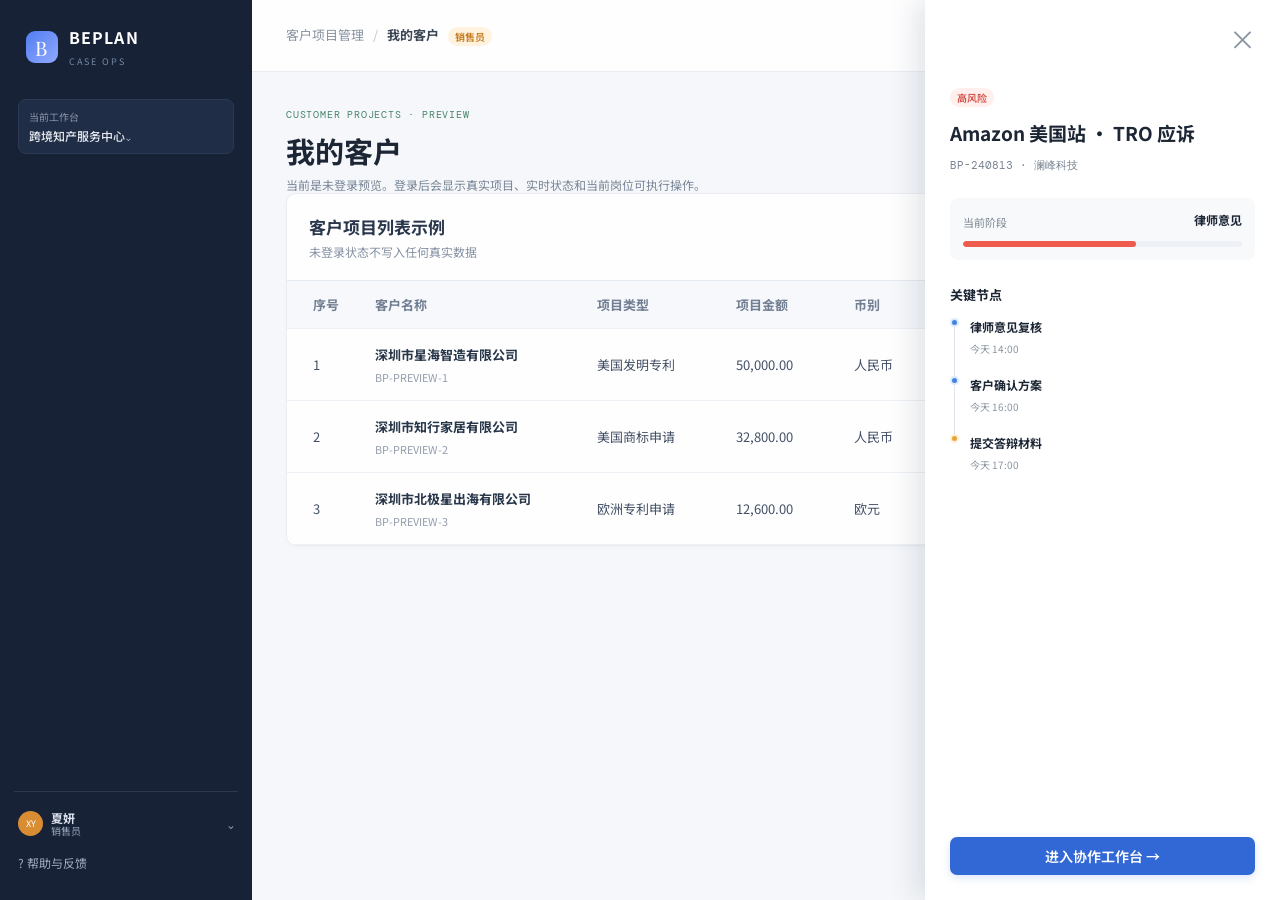
<file: index.html>
<!DOCTYPE html><html lang="zh-CN"><head><meta charSet="utf-8"/><meta name="viewport" content="width=device-width, initial-scale=1"/><link rel="stylesheet" href="/_next/static/chunks/2aapxxdfn9y95.css" data-precedence="next"/><link rel="preload" as="script" fetchPriority="low" href="/_next/static/chunks/1rhpcudoavw23.js"/><script src="/_next/static/chunks/3nu3i17tsxunr.js" async=""></script><script src="/_next/static/chunks/3cb_oolruk96d.js" async=""></script><script src="/_next/static/chunks/turbopack-1dkpgguxfbub1.js" async=""></script><script src="/_next/static/chunks/3mqccfv_o27za.js" async="" crossorigin=""></script><script src="/_next/static/chunks/2gwlg-bxbylcs.js" async="" crossorigin=""></script><script src="/_next/static/chunks/11065q9v3e4vd.js" async="" crossorigin=""></script><title>Beplan · 跨境知产运营中台</title><meta name="description" content="跨境知识产权案件全流程监管与客户交付系统"/><script src="/_next/static/chunks/0cz1d0mv5g_q7.js" noModule=""></script></head><body><div hidden=""><!--$--><!--/$--></div><main><aside class="sidebar"><div class="brand"><div class="brand-mark">B</div><div><strong>BEPLAN</strong><small>CASE OPS</small></div></div><div class="workspace"><span>当前工作台</span><b>跨境知产服务中心⌄</b></div><nav></nav><div class="side-bottom role-area"><button><span class="avatar orange">XY</span><span class="role-user"><b>夏妍</b><small>销售员</small></span><span>⌄</span></button><button class="help">? 帮助与反馈</button></div></aside><section class="content"><header class="topbar"><div class="crumb"><span>客户项目管理</span><i>/</i><b>我的客户</b><span class="badge orange">销售员</span></div><div class="top-actions"><button class="auth-control "><span class="auth-dot"></span>登录真实工作台</button></div></header><section class="live-page customer-project-page demo-customer-page"><div class="live-heading customer-list-heading"><div><span class="live-kicker">CUSTOMER PROJECTS · PREVIEW</span><h1>我的客户</h1><p>当前是未登录预览。登录后会显示真实项目、实时状态和当前岗位可执行操作。</p></div><span class="badge orange">销售员<!-- -->预览</span></div><section class="panel customer-project-list"><div class="customer-list-tools"><div><b>客户项目列表示例</b><span>未登录状态不写入任何真实数据</span></div><button class="primary" disabled="">登录后新建项目＋</button></div><div class="customer-project-table"><div class="customer-project-row head"><span>序号</span><span>客户名称</span><span>项目类型</span><span>项目金额</span><span>币别</span><span>项目时间</span><span>目前状态</span><span>操作</span></div><div class="customer-project-row"><span>1</span><span><b>深圳市星海智造有限公司</b><small>BP-PREVIEW-<!-- -->1</small></span><span>美国发明专利</span><span>50,000.00</span><span>人民币</span><span>2026-08-13</span><span><i class="customer-status">销售员 · 填写客户信息</i></span><span><button class="detail-link" disabled="">查看详细流程 →</button></span></div><div class="customer-project-row"><span>2</span><span><b>深圳市知行家居有限公司</b><small>BP-PREVIEW-<!-- -->2</small></span><span>美国商标申请</span><span>32,800.00</span><span>人民币</span><span>2026-08-12</span><span><i class="customer-status">合同审核 · 审核合同</i></span><span><button class="detail-link" disabled="">查看详细流程 →</button></span></div><div class="customer-project-row"><span>3</span><span><b>深圳市北极星出海有限公司</b><small>BP-PREVIEW-<!-- -->3</small></span><span>欧洲专利申请</span><span>12,600.00</span><span>欧元</span><span>2026-08-10</span><span><i class="customer-status">财务 · 复核到账</i></span><span><button class="detail-link" disabled="">查看详细流程 →</button></span></div></div></section></section></section><aside class="drawer"><button class="close">×</button><span class="badge red">高风险</span><h2>Amazon 美国站 · TRO 应诉</h2><p class="drawer-id">BP-240813<!-- --> · <!-- -->澜峰科技</p><div class="drawer-progress"><span>当前阶段</span><b>律师意见</b><div class="bar"><i style="width:62%;background:#ef5c4d"></i></div></div><div class="timeline"><h4>关键节点</h4><p><i></i><b>律师意见复核</b><small>今天 14:00</small></p><p><i></i><b>客户确认方案</b><small>今天 16:00</small></p><p class="pending"><i></i><b>提交答辩材料</b><small>今天 17:00</small></p></div><button class="primary">进入协作工作台 →</button></aside></main><!--$--><!--/$--><script src="/_next/static/chunks/1rhpcudoavw23.js" id="_R_" async=""></script><script>(self.__next_f=self.__next_f||[]).push([0])</script><script>self.__next_f.push([1,"1:\"$Sreact.fragment\"\n2:I[52103,[\"/_next/static/chunks/3mqccfv_o27za.js\"],\"default\"]\n3:I[96019,[\"/_next/static/chunks/3mqccfv_o27za.js\"],\"default\"]\n4:I[10025,[\"/_next/static/chunks/3mqccfv_o27za.js\"],\"ClientPageRoot\"]\n5:I[29615,[\"/_next/static/chunks/3mqccfv_o27za.js\",\"/_next/static/chunks/2gwlg-bxbylcs.js\",\"/_next/static/chunks/11065q9v3e4vd.js\"],\"default\"]\n8:I[71380,[\"/_next/static/chunks/3mqccfv_o27za.js\"],\"OutletBoundary\"]\n9:\"$Sreact.suspense\"\nb:I[71380,[\"/_next/static/chunks/3mqccfv_o27za.js\"],\"ViewportBoundary\"]\nd:I[71380,[\"/_next/static/chunks/3mqccfv_o27za.js\"],\"MetadataBoundary\"]\nf:I[76515,[\"/_next/static/chunks/3mqccfv_o27za.js\"],\"default\",1]\n:HL[\"/_next/static/chunks/2aapxxdfn9y95.css\",\"style\"]\n0:{\"P\":null,\"c\":[\"\",\"\"],\"q\":\"\",\"i\":false,\"f\":[[[\"\",{\"children\":[\"__PAGE__\",{},\"$undefined\",\"$undefined\",4608]},\"$undefined\",\"$undefined\",4624],[[\"$\",\"$1\",\"c\",{\"children\":[[[\"$\",\"link\",\"0\",{\"rel\":\"stylesheet\",\"href\":\"/_next/static/chunks/2aapxxdfn9y95.css\",\"precedence\":\"next\",\"crossOrigin\":\"$undefined\",\"nonce\":\"$undefined\"}],[\"$\",\"script\",\"script-0\",{\"src\":\"/_next/static/chunks/3mqccfv_o27za.js\",\"async\":true,\"nonce\":\"$undefined\"}]],[\"$\",\"html\",null,{\"lang\":\"zh-CN\",\"children\":[\"$\",\"body\",null,{\"children\":[\"$\",\"$L2\",null,{\"parallelRouterKey\":\"children\",\"error\":\"$undefined\",\"errorStyles\":\"$undefined\",\"errorScripts\":\"$undefined\",\"template\":[\"$\",\"$L3\",null,{}],\"templateStyles\":\"$undefined\",\"templateScripts\":\"$undefined\",\"notFound\":[[[\"$\",\"title\",null,{\"children\":\"404: This page could not be found.\"}],[\"$\",\"div\",null,{\"style\":{\"fontFamily\":\"system-ui,\\\"Segoe UI\\\",Roboto,Helvetica,Arial,sans-serif,\\\"Apple Color Emoji\\\",\\\"Segoe UI Emoji\\\"\",\"height\":\"100vh\",\"textAlign\":\"center\",\"display\":\"flex\",\"flexDirection\":\"column\",\"alignItems\":\"center\",\"justifyContent\":\"center\"},\"children\":[\"$\",\"div\",null,{\"children\":[[\"$\",\"style\",null,{\"dangerouslySetInnerHTML\":{\"__html\":\"body{color:#000;background:#fff;margin:0}.next-error-h1{border-right:1px solid rgba(0,0,0,.3)}@media (prefers-color-scheme:dark){body{color:#fff;background:#000}.next-error-h1{border-right:1px solid rgba(255,255,255,.3)}}\"}}],[\"$\",\"h1\",null,{\"className\":\"next-error-h1\",\"style\":{\"display\":\"inline-block\",\"margin\":\"0 20px 0 0\",\"padding\":\"0 23px 0 0\",\"fontSize\":24,\"fontWeight\":500,\"verticalAlign\":\"top\",\"lineHeight\":\"49px\"},\"children\":404}],[\"$\",\"div\",null,{\"style\":{\"display\":\"inline-block\"},\"children\":[\"$\",\"h2\",null,{\"style\":{\"fontSize\":14,\"fontWeight\":400,\"lineHeight\":\"49px\",\"margin\":0},\"children\":\"This page could not be found.\"}]}]]}]}]],[]],\"forbidden\":\"$undefined\",\"unauthorized\":\"$undefined\"}]}]}]]}],{\"children\":[[\"$\",\"$1\",\"c\",{\"children\":[[\"$\",\"$L4\",null,{\"Component\":\"$5\",\"serverProvidedParams\":{\"searchParams\":{},\"params\":{},\"promises\":[\"$@6\",\"$@7\"]}}],[[\"$\",\"script\",\"script-0\",{\"src\":\"/_next/static/chunks/2gwlg-bxbylcs.js\",\"async\":true,\"nonce\":\"$undefined\"}],[\"$\",\"script\",\"script-1\",{\"src\":\"/_next/static/chunks/11065q9v3e4vd.js\",\"async\":true,\"nonce\":\"$undefined\"}]],[\"$\",\"$L8\",null,{\"children\":[\"$\",\"$9\",null,{\"name\":\"Next.MetadataOutlet\",\"children\":\"$@a\"}]}]]}],{},null,false,null]},null,false,null],[\"$\",\"$1\",\"h\",{\"children\":[null,[\"$\",\"$Lb\",null,{\"children\":\"$Lc\"}],[\"$\",\"div\",null,{\"hidden\":true,\"children\":[\"$\",\"$Ld\",null,{\"children\":[\"$\",\"$9\",null,{\"name\":\"Next.Metadata\",\"children\":\"$Le\"}]}]}],null]}],false]],\"m\":\"$undefined\",\"G\":[\"$f\",[[\"$\",\"link\",\"0\",{\"rel\":\"stylesheet\",\"href\":\"/_next/static/chunks/2aapxxdfn9y95.css\",\"precedence\":\"next\",\"crossOrigin\":\"$undefined\",\"nonce\":\"$undefined\"}]]],\"S\":true,\"h\":null,\"r\":\"$undefined\",\"s\":\"$undefined\",\"a\":\"$undefined\",\"l\":\"$undefined\",\"p\":\"$undefined\",\"d\":\"$undefined\",\"b\":\"cnb-lrSJY9DyVKxuWc1nY\"}\n6:{}\n7:\"$0:f:0:1:1:children:0:props:children:0:props:serverProvidedParams:params\"\nc:[[\"$\",\"meta\",\"0\",{\"charSet\":\"utf-8\"}],[\"$\",\"meta\",\"1\",{\"name\":\"viewport\",\"content\":\"width=device-width, initial-scale=1\"}]]\na:null\ne:[[\"$\",\"title\",\"0\",{\"children\":\"Beplan · 跨境知产运营中台\"}],[\"$\",\"meta\",\"1\",{\"name\":\"description\",\"content\":\"跨境知识产权案件全流程监管与客户交付系统\"}]]\n"])</script></body></html>
</file>
<file: _next/static/chunks/2aapxxdfn9y95.css>
@import "https://fonts.googleapis.com/css2?family=DM+Mono&family=Noto+Sans+SC:wght@400;500;600;700&family=Playfair+Display:wght@600;700&display=swap";
.contract-workflow-page{max-width:none;padding:26px 28px 60px}.contract-title{justify-content:space-between;align-items:flex-start;gap:24px;display:flex}.contract-title h1{margin:6px 0 7px}.contract-title p{max-width:850px}.contract-clock{color:#fff;background:#17243c;border-radius:10px;gap:3px;min-width:220px;padding:11px 14px;display:grid}.contract-clock span{letter-spacing:.12em;color:#aebbd0;font-size:9px}.contract-clock b{font-family:DM Mono;font-size:12px}.contract-toolbar{grid-template-columns:minmax(260px,1.4fr) minmax(170px,.7fr) minmax(230px,1fr) auto;align-items:center;gap:18px;margin-top:18px;padding:14px 17px;display:grid}.contract-toolbar label,.contract-progress,.contract-current{gap:5px;display:grid}.contract-toolbar label,.contract-toolbar span{color:#7d8999;font-size:10px}.contract-toolbar select{background:#fff;border:1px solid #dce3eb;border-radius:7px;padding:9px 10px;font-size:11px}.contract-progress b,.contract-current b{font-size:12px}.contract-progress i,.monitor-lanes i{background:#edf0f4;border-radius:5px;height:5px;display:block;overflow:hidden}.contract-progress em,.monitor-lanes em{background:#4c75d4;border-radius:5px;height:100%;display:block}.role-gap-warning{color:#755c22;background:#fff8e8;border:1px solid #efd99e;border-radius:9px;align-items:center;gap:9px;margin-top:12px;padding:11px 14px;font-size:11px;display:flex}.role-gap-warning small{color:#8b7648;margin-left:auto}.contract-tabs{border-bottom:1px solid #dfe5eb;gap:4px;margin:16px 0 10px;display:flex}.contract-tabs button{color:#748295;padding:9px 14px;font-size:11px;position:relative}.contract-tabs button.active{color:#315fbd;font-weight:700}.contract-tabs button.active:after{content:"";border-bottom:2px solid #315fbd;position:absolute;bottom:-1px;left:10px;right:10px}.swimlane-shell{border-radius:10px;overflow:auto}.swimlane-board{grid-template-columns:repeat(6,minmax(215px,1fr));min-width:1290px;display:grid;position:relative}.lane-header{z-index:3;border-bottom:2px solid #324252;border-right:1px solid #cbd5df;justify-content:space-between;align-items:center;height:56px;padding:10px 12px;display:flex;position:sticky;top:0}.lane-header b{font-size:13px}.lane-header span{background:#ffffffa8;border-radius:10px;padding:3px 6px;font-size:9px}.lane-header.sales,.lane-cell.sales{background:#e5f6f8}.lane-header.review,.lane-cell.review{background:#e8f7f6}.lane-header.finance,.lane-cell.finance{background:#fff8db}.lane-header.allocator,.lane-cell.allocator{background:#fbe9f3}.lane-header.owner,.lane-cell.owner{background:#f9e8f2}.lane-header.specialist,.lane-cell.specialist{background:#fde4e3}.swimlane-row{background:#fff;border-bottom:1px solid #d7dfe7;grid-template-columns:repeat(6,minmax(215px,1fr));min-height:152px;padding-bottom:42px;display:grid;position:relative}.lane-cell{background-image:linear-gradient(90deg,#ffffffdb,#ffffffdb);border-right:1px solid #cbd5df;min-height:152px;padding:12px;background-color:#fff!important}.workflow-card{z-index:2;background:#fff;border:1px solid #cfd8e2;border-radius:9px;padding:11px;position:relative;box-shadow:0 3px 9px #22354b12}.workflow-card.done{background:#f6fcf9;border-color:#9fd1ba}.workflow-card.locked{color:#788596;box-shadow:none;background:#f6f7f9}.workflow-card.warning{border-color:#efb951}.workflow-card.overdue{background:#fff9f8;border-color:#e2675e}.workflow-card-top{align-items:center;gap:6px;display:flex}.workflow-card-top>span{color:#8490a0;font-family:DM Mono;font-size:9px}.workflow-card-top .mode,.step-state{border-radius:9px;padding:3px 5px;font-size:8px;font-style:normal}.mode.online{color:#3d69c3;background:#eaf1ff}.mode.system{color:#2c8260;background:#e7f7ee}.mode.offline{color:#d54d45;background:#ffeded;font-weight:700}.step-state{color:#718092;background:#eef1f4;margin-left:auto}.step-state.submitted,.step-state.completed{color:#287d59;background:#e5f6ed}.workflow-card h3{margin:9px 0 5px;font-size:12px;line-height:1.45}.workflow-card h3 strong{color:#e14e46;font-size:10px}.step-output,.step-timer,.step-assignee{color:#758396;margin:4px 0;font-size:9px;line-height:1.4}.step-timer.warning{color:#ae7416}.step-timer.overdue{color:#c84e48;font-weight:700}.step-lock,.step-waiting{color:#687789;background:#eef1f4;border-radius:6px;margin-top:8px;padding:7px;font-size:9px;line-height:1.5}.step-result{background:#eaf7f0;border-radius:6px;gap:3px;margin-top:8px;padding:7px;display:grid}.step-result b{color:#287d59;font-size:9px}.step-result span,.step-result small{color:#5f746b;white-space:pre-wrap;overflow-wrap:anywhere;font-size:9px}.step-composer{gap:6px;margin-top:9px;display:grid}.step-composer textarea{font:inherit;resize:vertical;border:1px solid #dbe2ea;border-radius:6px;padding:7px;font-size:9px}.file-picker{text-align:center;color:#466bbb;cursor:pointer;border:1px dashed #aebede;border-radius:6px;padding:7px;font-size:9px}.file-picker.required{background:#f4f7ff;font-weight:600}.file-picker input{display:none}.step-submit{padding:7px;font-size:9px}.undo-button{color:#c7514b;margin-top:7px;font-size:9px}.flow-handoff{z-index:2;white-space:nowrap;background:#f4f7fa;border:1px solid #d9e0e8;border-radius:16px;align-items:center;gap:8px;height:29px;padding:5px 12px;display:flex;position:absolute;bottom:6px;left:50%;transform:translate(-50%)}.flow-handoff:before{content:"↓";color:#466fc4;font-weight:700}.flow-handoff.cross:before{content:"→"}.flow-handoff span,.flow-handoff em{color:#8290a1;font-size:8px;font-style:normal}.flow-handoff b{color:#3d5f9e;font-size:9px}.contract-monitor-grid{grid-template-columns:minmax(370px,.75fr) minmax(520px,1.25fr);gap:14px;display:grid}.monitor-summary,.event-audit{overflow:hidden}.monitor-numbers{grid-template-columns:repeat(3,1fr);gap:9px;padding:0 18px 18px;display:grid}.monitor-numbers>div{background:#f5f7fa;border-radius:8px;gap:3px;padding:12px;display:grid}.monitor-numbers b{font-size:21px}.monitor-numbers span{color:#788698;font-size:9px}.monitor-lanes{border-top:1px solid #edf0f3;padding:9px 18px 17px}.monitor-lanes>div{grid-template-columns:90px 35px 1fr;align-items:center;gap:8px;padding:7px 0;display:grid}.monitor-lanes b{font-size:10px}.monitor-lanes span{color:#7d8999;font-size:9px}.event-audit{max-height:620px;overflow:auto}.event-row{border-top:1px solid #edf0f3;grid-template-columns:83px 1fr 145px;align-items:start;gap:12px;padding:12px 18px;display:grid}.event-row time,.event-row em{color:#8491a0;font-size:9px;font-style:normal}.event-row>div{grid-template-columns:1fr auto;gap:3px 8px;display:grid}.event-row b{font-size:10px}.event-row span{color:#4371c8;font-size:9px}.event-row small{color:#7b8797;white-space:pre-wrap;grid-column:1/-1;font-size:9px}.role-account-board{overflow:hidden}.role-account-grid{grid-template-columns:repeat(3,1fr);gap:11px;padding:0 18px 18px;display:grid}.role-account-grid article{border:1px solid #e0e6ec;border-top:4px solid #5a7cc5;border-radius:8px;gap:4px;padding:13px;display:grid}.role-account-grid article.review{border-top-color:#3c9e92}.role-account-grid article.finance{border-top-color:#ddb84f}.role-account-grid article.allocator,.role-account-grid article.owner{border-top-color:#c86e9d}.role-account-grid article.specialist{border-top-color:#df706a}.role-account-grid span{color:#728093;font-size:10px}.role-account-grid b{font-size:13px}.role-account-grid small{color:#526b95;font-size:9px}.role-account-grid p{color:#7e8998;margin:6px 0 0;font-size:9px;line-height:1.6}.owner-role-note{background:#eee9fb;border-radius:8px;gap:4px;margin:0 18px 18px;padding:12px;display:grid}.owner-role-note b{color:#7158a6;font-size:11px}.owner-role-note span{color:#6c6380;font-size:10px}@media (max-width:1100px){.contract-toolbar{grid-template-columns:1fr 1fr}.contract-monitor-grid{grid-template-columns:1fr}.role-account-grid{grid-template-columns:1fr 1fr}.role-gap-warning{flex-wrap:wrap;align-items:flex-start}.role-gap-warning small{width:100%}}@media (max-width:720px){.contract-workflow-page{padding:20px 14px 50px}.contract-title{display:grid}.contract-clock{min-width:0}.contract-toolbar,.role-account-grid{grid-template-columns:1fr}.event-row{grid-template-columns:72px 1fr}.event-row>em{display:none}}
.lane-header.my-lane{box-shadow:inset 0 -4px #376bd1}.lane-header.my-lane span{color:#fff;background:#376bd1}.workflow-start-wait{color:#8a6b2c;text-align:center;background:#fff6df;border-radius:7px;padding:8px 10px;font-size:10px}.workflow-start-guide{border-radius:9px;align-items:center;gap:10px;margin-top:12px;padding:12px 15px;font-size:11px;display:flex}.workflow-start-guide.ready{color:#315f9f;background:#edf4ff;border:1px solid #bcd0f3}.workflow-start-guide.waiting{color:#667487;background:#f4f6f8;border:1px solid #e0e5eb}.workflow-start-guide span{font-size:10px}
.test-identity-switcher{background:#fff7df;border:1px solid #e7b34e;border-radius:8px;align-items:center;gap:7px;padding:5px 7px;display:flex}.test-identity-switcher>span{letter-spacing:.08em;color:#a26700;font-size:8px;font-weight:800}.test-identity-switcher select{color:#674400;background:0 0;border:0;outline:none;max-width:130px;font-size:10px;font-weight:700}.test-identity-switcher em{color:#c65049;font-size:8px;font-style:normal}.test-mode-banner{z-index:35;color:#fff;text-align:center;background:#a96c00;padding:5px;font-size:10px;font-weight:700;position:fixed;bottom:0;left:205px;right:0;box-shadow:0 -2px 8px #5c3b0026}.test-mode-banner b{margin:0 5px}.test-mode-banner span{opacity:.82}@media (max-width:760px){.test-identity-switcher>span{display:none}.test-mode-banner{left:0}}
.enhanced-step-panel{background:#f8fbff;border:1px solid #cbd8ea;border-radius:10px;gap:10px;margin-top:10px;padding:11px;display:grid}.enhanced-head{justify-content:space-between;align-items:flex-start;gap:12px;display:flex}.enhanced-head>div{gap:3px;display:grid}.enhanced-head b{color:#17263d;font-size:13px}.enhanced-head span{color:#65758d;font-size:11px;line-height:1.45}.enhanced-head a,.enhanced-head em{color:#326ad7;white-space:nowrap;font-size:11px}.inline-form-error{color:#b83a32;background:#fff0ef;border-radius:7px;padding:8px 10px;font-size:11px}.intake-grid{grid-template-columns:repeat(3,minmax(0,1fr));gap:8px;display:grid}.intake-grid label,.block-field{color:#43536a;gap:4px;font-size:10px;display:grid}.intake-grid label.wide{grid-column:1/-1}.intake-grid input,.block-field textarea,.enhanced-step-panel>textarea{box-sizing:border-box;color:#17263d;width:100%;font:inherit;background:#fff;border:1px solid #cbd6e6;border-radius:6px;padding:7px}.intake-grid.company{border-top:1px dashed #cbd8ea;padding-top:9px}.project-editor{gap:5px;display:grid}.project-row{grid-template-columns:28px minmax(150px,1fr) 95px 44px;align-items:center;gap:5px;display:grid}.project-row.header{color:#718097;font-size:9px}.project-row input{border:1px solid #cbd6e6;border-radius:6px;min-width:0;padding:7px}.project-row button,.add-row{color:#547098;background:0 0;border:0;font-size:10px}.project-total{justify-content:flex-end;align-items:center;gap:16px;font-size:11px;display:flex}.project-total label{align-items:center;gap:6px;display:flex}.project-total input{border:1px solid #cbd6e6;border-radius:6px;width:95px;padding:7px}.enhanced-primary{width:100%;padding:9px!important}.read-only-message{color:#66758b;background:#eef2f7;border-radius:7px;padding:9px;font-size:11px}.document-versions,.assignment-history,.batch-history{border-top:1px solid #d9e3ef;gap:6px;padding-top:8px;display:grid}.document-versions>div{grid-template-columns:minmax(120px,1fr) auto auto auto;align-items:center;gap:7px;font-size:10px;display:grid}.document-versions small{color:#75839a}.document-versions button,.batch-history button{color:#326ad7;background:0 0;border:0;font-size:10px}.review-dialog{z-index:120;background:#111f347a;place-items:center;padding:20px;display:grid;position:fixed;inset:0}.review-card{background:#fff;border-radius:14px;gap:13px;width:min(520px,100vw - 40px);padding:22px;display:grid;box-shadow:0 20px 60px #101e3240}.review-card h3{color:#17263d;margin:0}.review-card p,.review-card li{color:#53637a;font-size:12px;line-height:1.6}.review-card ol{margin:0;padding-left:20px}.review-summary{flex-wrap:wrap;gap:8px;display:flex}.review-summary span{background:#f1f5fb;border-radius:6px;padding:6px 9px;font-size:11px}.confirm-check{color:#263b58;gap:7px;font-size:11px;display:flex}.dialog-actions{justify-content:flex-end;gap:8px;display:flex}.dialog-actions button{background:#fff;border:1px solid #cbd6e5;border-radius:7px;padding:9px 14px}.dialog-actions .primary{color:#fff;background:#346ee2;border-color:#346ee2}.specialist-picker{grid-template-columns:repeat(2,minmax(0,1fr));gap:6px;display:grid}.specialist-picker label{background:#fff;border:1px solid #d4deeb;border-radius:7px;gap:7px;padding:8px;display:flex}.specialist-picker span{display:grid}.specialist-picker small{color:#76849a;font-size:9px}.assignment-history span{background:#fff;border-radius:6px;padding:6px;font-size:10px}.batch-history>div{background:#fff;border-radius:7px;grid-template-columns:55px minmax(100px,1fr) auto auto;align-items:center;gap:7px;padding:7px;font-size:10px;display:grid}.batch-history small{color:#75839a}.case-archive{padding:18px}.archive-upload{cursor:pointer;color:#fff;background:#346ee2;border-radius:7px;padding:8px 12px;font-size:11px}.archive-upload input{display:none}.archive-filters{flex-wrap:wrap;gap:6px;margin:12px 0;display:flex}.archive-filters button{color:#65758d;background:#fff;border:1px solid #d5dfec;border-radius:20px;padding:6px 10px}.archive-filters button.active{color:#245bc7;background:#eaf1ff;border-color:#7fa5ef}.archive-grid{grid-template-columns:repeat(3,minmax(0,1fr));gap:10px;display:grid}.archive-grid article{background:#fff;border:1px solid #dce4ef;border-radius:10px;gap:6px;padding:12px;display:grid}.archive-grid article>span{color:#4e72b8;font-size:10px}.archive-grid b{color:#1a2a42}.archive-grid small,.archive-grid time{color:#75839a;font-size:10px}.archive-grid article button{color:#2c63cc;background:#edf3ff;border:0;border-radius:6px;padding:7px}@media (max-width:1100px){.intake-grid{grid-template-columns:1fr}.intake-grid label.wide{grid-column:auto}.archive-grid{grid-template-columns:repeat(2,1fr)}.specialist-picker{grid-template-columns:1fr}}
.contract-intake-panel{z-index:8;width:1010px;max-width:calc(100vw - 335px);position:relative;box-shadow:0 10px 28px #1f3a5e1f}.contract-intake-panel.is-archived{z-index:auto;width:auto;max-width:none;box-shadow:none;background:#f6fbf8;border-color:#b9ddc9}.enhanced-step-panel.assignment-panel{width:auto;max-width:100%;box-shadow:none;position:relative}.enhanced-step-panel:has(.batch-history){z-index:8;width:620px;position:relative;box-shadow:0 10px 28px #1f3a5e1f}.enhanced-step-panel:has(.batch-history) .batch-history{max-height:210px;overflow:auto}.enhanced-step-panel:has(.batch-history):has(.file-picker.required){transform:translate(-410px)}.non-lane-role-note{color:#315f50;background:#eef9f4;border:1px solid #b9d2c7;border-radius:9px;align-items:center;gap:10px;margin-top:12px;padding:10px 14px;display:flex}.non-lane-role-note b{white-space:nowrap;font-size:11px}.non-lane-role-note span{color:#5b746b;font-size:10px;line-height:1.5}@media (max-width:1300px){.contract-intake-panel:not(.is-archived){width:900px}.enhanced-step-panel:has(.batch-history){width:540px}.enhanced-step-panel:has(.batch-history):has(.file-picker.required){transform:translate(-325px)}}
.contract-intake-panel.is-archived .enhanced-head{padding-bottom:2px}.contract-intake-panel.is-archived .document-versions{border-top:0;padding-top:0}.archive-status-strip,.assignment-status{border-radius:7px;background:#e7f7ee!important;border:0!important;grid-template-columns:1fr!important;gap:2px!important;padding:7px 8px!important;display:grid!important}.archive-status-strip span,.assignment-status b{color:#237553;font-weight:700}.document-version-row{background:#fff;border:1px solid #d6e5dc;border-radius:8px;padding:8px;grid-template-columns:1fr!important;align-items:stretch!important;gap:5px!important;display:grid!important}.document-version-row>span{overflow-wrap:anywhere;gap:6px;min-width:0;display:flex}.document-version-row>span>b{color:#25805c}.document-actions{gap:6px;display:flex}.document-actions button{flex:1;background:#f5f9ff!important;border:1px solid #cbdced!important;border-radius:6px!important;padding:6px!important}.assignment-panel{background:#f8fbff}.assignment-panel.is-complete{background:#f6fbf8;border-color:#b9ddc9}.assignment-flow-tip{color:#49627f;background:#edf4ff;border-radius:7px;gap:3px;padding:8px;font-size:10px;display:grid}.assignment-flow-tip b{color:#265fc8}.assignment-panel .specialist-picker{grid-template-columns:1fr}.assignment-history>span{align-items:center;gap:7px;display:flex}.assignment-history>span>b{color:#286f55;background:#e5f5ec;border-radius:10px;padding:2px 6px;font-size:9px}.assignment-status small{color:#607a70}.case-close-button{color:#8a5a00;cursor:pointer;background:#fff7e6;border:1px solid #d59a32;border-radius:8px;width:100%;margin-top:10px;padding:10px 14px;font-weight:700}.case-close-button:hover{background:#ffefc7}.contract-create-case{white-space:nowrap;align-self:end}.create-case-dialog{width:min(680px,100vw - 32px)}.create-case-grid{grid-template-columns:1fr 1fr;gap:14px;margin:18px 0;display:grid}.create-case-grid label{color:#243652;flex-direction:column;gap:6px;font-size:13px;font-weight:700;display:flex}.create-case-grid label.wide{grid-column:1/-1}.create-case-grid input,.create-case-grid select,.create-case-grid textarea{box-sizing:border-box;color:#18273e;width:100%;font:inherit;background:#fff;border:1px solid #cbd8ea;border-radius:7px;padding:10px;font-weight:400}.create-case-grid small{color:#7a8799;font-weight:400}@media (max-width:760px){.create-case-grid{grid-template-columns:1fr}.create-case-grid label.wide{grid-column:auto}}.customer-project-page{padding:24px 28px 48px}.customer-list-heading{align-items:flex-start}.customer-project-list{padding:0;overflow:hidden}.customer-list-tools{border-bottom:1px solid #e4eaf2;justify-content:space-between;align-items:center;padding:20px 22px;display:flex}.customer-list-tools div{gap:4px;display:grid}.customer-list-tools b{color:#18263d;font-size:17px}.customer-list-tools span{color:#7d899b;font-size:12px}.customer-project-table{width:100%;overflow-x:auto}.customer-project-row{color:#35435a;border-bottom:1px solid #edf1f6;grid-template-columns:62px minmax(220px,1.6fr) minmax(130px,1fr) 118px 90px 118px minmax(190px,1.25fr) 145px;align-items:center;min-width:1120px;min-height:72px;padding:0 18px;font-size:13px;display:grid}.customer-project-row.head{color:#67758b;background:#f7f9fc;min-height:48px;font-weight:700}.customer-project-row>span{padding:10px 8px}.customer-project-row b{color:#17263c;display:block}.customer-project-row small{color:#8b96a8;margin-top:5px;display:block}.customer-status{color:#2766c7;background:#eef5ff;border-radius:999px;padding:6px 10px;font-size:12px;font-style:normal;display:inline-flex}.customer-status.returned{color:#c43d35;background:#fff0ef}.detail-link{color:#2167d5;cursor:pointer;background:0 0;border:0;font-weight:700}.detail-link:disabled{color:#a4afbf;cursor:not-allowed}.detail-back{align-items:center;gap:18px;margin-bottom:16px;display:flex}.detail-back button{color:#245aab;cursor:pointer;background:#fff;border:1px solid #d9e1ec;border-radius:8px;padding:9px 13px}.detail-back span{color:#6f7d91;font-size:13px}.role-task-shell{padding:20px}.compact-progress-track{gap:8px;padding:4px 2px 20px;display:flex;overflow-x:auto}.compact-progress-node{background:#fafbfd;border:1px solid #dfe5ed;border-radius:10px;grid-template-columns:28px 1fr;gap:3px 8px;min-width:125px;padding:10px;display:grid}.compact-progress-node i{background:#e9eef5;border-radius:50%;grid-row:1/3;place-items:center;width:24px;height:24px;font-size:11px;font-style:normal;display:grid}.compact-progress-node span{color:#34445c;font-size:12px;font-weight:700}.compact-progress-node small{color:#8a96a8;font-size:10px}.compact-progress-node.done{background:#f2fbf7;border-color:#bce4d2}.compact-progress-node.done i{color:#fff;background:#38a578}.compact-progress-node.active{background:#edf4ff;border-color:#8eb6ef}.compact-progress-node.active i{color:#fff;background:#3171d8}.compact-progress-node.returned{background:#fff2f1;border-color:#edaaa4}.compact-progress-node.returned i{color:#fff;background:#d84a42}.role-task-heading{justify-content:space-between;padding:10px 0 16px;display:flex}.role-task-heading div{gap:4px;display:grid}.role-task-heading b{font-size:18px}.role-task-heading span{color:#7d899b;font-size:12px}.role-task-list{max-width:880px;margin:0 auto}.role-task-card{margin-bottom:18px;padding:20px!important}.role-task-card.returned{background:snow;border-color:#e56c63}.step-returned{color:#a7352e;background:#fff0ef;border:1px solid #f1b6b1;border-radius:8px;gap:5px;margin:12px 0;padding:12px;display:grid}.step-returned small{color:#b86c66}.reject-previous-button{color:#bd342d;cursor:pointer;background:#fff;border:1px solid #e15b53;border-radius:8px;width:100%;margin-top:9px;padding:10px;font-weight:700}.role-task-next{color:#4b678d;background:#f2f7fd;border-radius:7px;margin-top:12px;padding:9px 11px;font-size:12px}.owner-observer-card{background:#f8fafc;border:1px solid #dce4ee;border-radius:10px;padding:24px}.owner-observer-card b{font-size:17px}.owner-observer-card p{color:#66758b;line-height:1.8}.demo-customer-page .customer-project-list{opacity:.92}@media (max-width:900px){.customer-project-page{padding:18px 14px}.customer-list-heading{gap:14px;display:grid}.customer-list-tools{flex-direction:column;align-items:flex-start;gap:12px}.role-task-shell{padding:12px}}.customer-row-actions{flex-direction:column;align-items:flex-start;gap:5px;display:flex}.customer-row-actions .detail-link{padding:2px 0}.customer-row-actions .archive{color:#58708f}.workflow-file-review{background:#f8fbff;border:1px solid #cfdced;border-radius:10px;margin:14px 0;padding:15px}.workflow-file-review-head{justify-content:space-between;align-items:flex-start;gap:12px;margin-bottom:12px;display:flex}.workflow-file-review-head div{gap:4px;display:grid}.workflow-file-review-head b{color:#162943;font-size:14px}.workflow-file-review-head span{color:#677991;font-size:12px;line-height:1.6}.workflow-file-review-head>button{color:#3567a9;cursor:pointer;background:#fff;border:1px solid #c7d5e8;border-radius:7px;padding:7px 10px}.required-file-status{flex-wrap:wrap;gap:8px;margin-bottom:12px;display:flex}.required-file-status span{border-radius:999px;padding:5px 9px;font-size:11px;font-weight:700}.required-file-status .ready{color:#27805e;background:#e8f8f0}.required-file-status .missing{color:#be4038;background:#fff0ef}.workflow-file-grid{gap:9px;display:grid}.workflow-file-grid article{background:#fff;border:1px solid #e0e7f0;border-radius:8px;grid-template-columns:145px minmax(220px,1fr) 145px auto;align-items:center;gap:10px;padding:11px 12px;display:grid}.workflow-file-grid article>span{color:#4d6d98;font-size:11px;font-weight:700}.workflow-file-grid article>b{color:#243650;text-overflow:ellipsis;white-space:nowrap;font-size:12px;overflow:hidden}.workflow-file-grid article>small{color:#8996a9;font-size:10px}.workflow-file-grid article>div{gap:6px;display:flex}.workflow-file-grid article button{color:#2464bb;cursor:pointer;background:#fff;border:1px solid #bfd0e7;border-radius:6px;padding:6px 9px}.workflow-file-grid article button:last-child{color:#fff;background:#2f6ed7;border-color:#2f6ed7}@media (max-width:760px){.workflow-file-grid article{grid-template-columns:1fr}.workflow-file-grid article>div{justify-content:flex-start}}
.foundation-page{padding:30px 34px 50px}.foundation-tabs{border-bottom:1px solid #e3e8ee;gap:5px;margin:20px 0 12px;display:flex}.foundation-tabs button{color:#83909e;padding:9px 13px;font-size:12px;position:relative}.foundation-tabs .finance-on{color:#376bd1;font-weight:600}.foundation-tabs .finance-on:after{content:"";border-bottom:2px solid #376bd1;position:absolute;bottom:-1px;left:10px;right:10px}.template-layout{grid-template-columns:300px 1fr;gap:14px;display:grid}.template-list{padding:10px}.template-list button{text-align:left;border-radius:7px;flex-direction:column;gap:5px;width:100%;padding:12px 10px;display:flex;position:relative}.template-list button:hover,.template-list .selected-template{background:#edf3ff}.template-list b{font-size:12px}.template-list small{color:#8994a1;font-size:10px}.template-list span:last-child{font-size:9px;position:absolute;bottom:10px;right:9px}.engine-on{color:#358462}.engine-off{color:#a0a8b2}.template-detail{padding-bottom:18px}.template-heading{justify-content:space-between;padding:18px 19px 12px;display:flex}.template-heading h2{margin:8px 0 2px;font-size:20px}.template-heading p{color:#8994a1;margin:0;font-size:10px}.engine-note{background:#f4f7fb;border-radius:7px;flex-direction:column;gap:3px;margin:0 19px;padding:10px;display:flex}.engine-note b{font-size:11px}.engine-note span{color:#718092;font-size:10px}.template-flow{align-items:flex-start;gap:8px;padding:21px 19px;display:flex;overflow:auto}.template-flow>div{flex-direction:column;gap:4px;min-width:85px;display:flex;position:relative}.template-flow i{color:#3e72d1;background:#e8efff;border-radius:50%;place-items:center;width:21px;height:21px;font-size:10px;font-style:normal;display:grid}.template-flow b{font-size:11px}.template-flow small{color:#8793a1;font-size:9px}.template-flow span{color:#9da8b5;position:absolute;top:4px;right:-10px}.rule-block{padding:0 19px}.rule-block h3{margin:0 0 7px;font-size:12px}.rule-block p{color:#637183;margin:8px 0;font-size:11px}.rule-block i{color:#358462;font-style:normal}.deadline-engine{max-width:800px}.deadline-rule{border-top:1px solid #edf0f3;justify-content:space-between;align-items:center;padding:13px 19px;display:flex}.deadline-rule b,.deadline-rule small{display:block}.deadline-rule b{font-size:12px}.deadline-rule small{color:#8994a1;margin-top:2px;font-size:10px}.rule-switch{background:#d6dce4;border-radius:12px;width:32px;height:18px;padding:2px}.rule-switch i{background:#fff;border-radius:50%;width:14px;height:14px;transition:all .2s;display:block}.rule-switch.enabled{background:#4a7dda}.rule-switch.enabled i{transform:translate(14px)}.escalation-line{background:#fff7e4;border-radius:7px;justify-content:space-between;align-items:center;gap:7px;margin:16px 19px 18px;padding:12px;display:flex}.escalation-line span{color:#876c38;font-size:10px}.escalation-line i{color:#c17d20;font-size:10px;font-style:normal}.graph-layout{grid-template-columns:1.4fr .7fr;gap:14px;display:grid}.graph-canvas{min-height:440px;padding:18px}.graph-title h3,.graph-insight h3{margin:0 0 4px;font-size:13px}.graph-title p{color:#8994a1;margin:0;font-size:10px}.graph-map{background:radial-gradient(#dce4ef 1px,#0000 1px) 0 0/12px 12px;border-radius:8px;height:350px;margin-top:15px;position:relative;overflow:hidden}.graph-node{z-index:2;background:#fff;border:1px solid #dfe6ed;border-radius:6px;flex-direction:column;padding:7px 9px;display:flex;position:absolute;box-shadow:0 2px 6px #22303d12}.graph-node small{color:#8692a0;font-size:8px}.graph-node b{font-size:10px}.graph-node.case{color:#fff;background:#315fbd}.graph-node.case small{color:#cad9fd}.graph-node.n0{top:42%;left:42%}.graph-node.n1{top:12%;left:8%}.graph-node.n2{top:10%;left:73%}.graph-node.n3{top:72%;left:6%}.graph-node.n4{top:70%;left:77%}.graph-node.n5{top:7%;left:39%}.graph-node.n6{top:42%;left:76%}.graph-node.n7{top:42%;left:12%}.graph-node.n8{top:78%;left:39%}.graph-link{transform-origin:0;z-index:1;border-top:1px dashed #91a9d1;width:180px;position:absolute;top:49%;left:49%}.graph-link.l1{transform:rotate(-145deg)}.graph-link.l2{transform:rotate(-30deg)}.graph-link.l3{transform:rotate(45deg)}.graph-link.l4{transform:rotate(145deg)}.graph-insight{padding:18px}.graph-insight p{color:#657487;font-size:11px;line-height:1.7}.graph-footer{color:#3a73d4;background:#edf3ff;border-radius:6px;margin-top:18px;padding:9px;font-size:10px}@media (max-width:960px){.template-layout,.graph-layout{grid-template-columns:1fr}.graph-canvas{min-height:380px}}@media (max-width:760px){.foundation-page{padding:22px 17px}.escalation-line{flex-wrap:wrap}.graph-map{transform-origin:0 0;width:119%;transform:scale(.84)}}.notification-panel{z-index:40;background:#fff;border:1px solid #e2e7ed;border-radius:11px;width:400px;max-height:calc(100vh - 85px);padding-top:12px;position:fixed;top:61px;right:17px;overflow:auto;box-shadow:0 12px 38px #17293c30}.notification-panel>.close{font-size:23px;top:11px;right:14px}.notification-heading{justify-content:space-between;align-items:center;padding:5px 18px 12px;display:flex}.notification-heading h2{margin:0;font-size:16px}.notification-heading p{color:#8a95a2;margin:3px 0 0;font-size:10px}.notify-filters{border-top:1px solid #edf0f3;border-bottom:1px solid #edf0f3;gap:5px;padding:8px 18px;display:flex}.notify-filters span{color:#8994a1;padding:3px 6px;font-size:10px}.notify-filters .chosen-notify{color:#356bd1;background:#eaf1ff;border-radius:4px}.notification-item{text-align:left;border-bottom:1px solid #f0f2f4;grid-template-columns:10px 1fr 6px;gap:8px;width:100%;padding:12px 18px;display:grid;position:relative}.notification-item:hover{background:#fafcff}.notification-item.read{opacity:.62}.notification-item>div{flex-direction:column;align-items:flex-start;gap:4px;display:flex}.notification-item b{font-size:11px}.notification-item p{color:#718092;margin:0;font-size:10px;line-height:1.5}.notification-item small{color:#9ba4ae;font-size:9px}.notification-item>em{background:#4377dc;border-radius:50%;width:5px;height:5px}.notify-dot{background:#cbd2dc;border-radius:50%;width:7px;height:7px;margin-top:7px}.notify-dot.red{background:#de5c52}.notify-dot.orange{background:#dc9a3d}.notify-dot.blue{background:#5f87d9}.notify-footer{background:#f6f8fb;flex-direction:column;gap:2px;padding:12px 18px;display:flex}.notify-footer b{font-size:10px}.notify-footer small{color:#8994a1;font-size:9px}.work-page{padding:30px 34px 50px}.task-summary{color:#fff;background:#243a62;border-radius:9px;align-content:center;place-items:center;width:92px;height:65px;display:grid}.task-summary b{font-size:22px;line-height:1}.task-summary span{opacity:.78;margin-top:3px;font-size:10px}.task-tabs{border-bottom:1px solid #e3e8ee;gap:5px;margin:20px 0 12px;display:flex}.task-tabs button{color:#83909e;padding:9px 13px;font-size:12px;position:relative}.task-tabs .finance-on{color:#376bd1;font-weight:600}.task-tabs .finance-on:after{content:"";border-bottom:2px solid #376bd1;position:absolute;bottom:-1px;left:10px;right:10px}.task-center-list{padding:3px 19px}.task-center-row{border-top:1px solid #edf0f3;grid-template-columns:27px 1fr 88px 68px 105px;align-items:center;gap:11px;min-height:78px;display:grid}.task-center-row:first-child{border:0}.check-task{color:#fff;border:1px solid #cbd4df;border-radius:5px;width:20px;height:20px}.check-task.checked{background:#419b79;border-color:#419b79}.task-center-row>div:nth-child(2){flex-direction:column;gap:4px;display:flex}.task-center-row>div:nth-child(2)>div{gap:4px;display:flex}.task-center-row b,.task-center-row small{display:block}.task-center-row b{font-size:12px}.task-center-row small{color:#8994a1;font-size:10px}.task-center-row>span{color:#6f7d8d;font-size:11px}.task-row-actions{gap:7px;display:flex}.task-row-actions button{color:#356bd1;font-size:10px}.approval-list{overflow:hidden}.approval-head,.approval-row{grid-template-columns:1.4fr .65fr .85fr .6fr .65fr 18px;align-items:center;gap:12px;padding:0 18px;display:grid}.approval-head{color:#8994a1;background:#f7f9fb;height:34px;font-size:10px}.approval-row{text-align:left;border-top:1px solid #edf0f3;width:100%;min-height:70px}.approval-row:hover{background:#fafcff}.approval-row>div{flex-direction:column;gap:4px;display:flex}.approval-row b,.approval-row small{display:block}.approval-row b{font-size:11px}.approval-row small{color:#8994a1;font-size:10px}.approval-row>span{font-size:11px}.approval-row i{color:#6f85aa;font-style:normal}.approval-detail{background:#f6f8fb;border-radius:7px;margin:14px 0;padding:8px 11px}.approval-detail p{border-bottom:1px solid #e8ecf1;justify-content:space-between;margin:0;padding:6px 0;font-size:11px;display:flex}.approval-detail p:last-child{border:0}.approval-detail span{color:#82909f}.remark-label{color:#637183;flex-direction:column;gap:5px;font-size:11px;display:flex}.remark-label textarea{resize:vertical;min-height:70px;font:inherit;border:1px solid #dfe5ec;border-radius:6px;outline:none;padding:8px;font-size:11px}.approval-actions{justify-content:flex-end;gap:8px;margin-top:16px;display:flex}.reject{color:#c45c54;border:1px solid #efc4c0;border-radius:6px;padding:8px 10px;font-size:11px}.approval-readonly{color:#96722d;background:#fff5df;border-radius:6px;margin-top:15px;padding:10px;font-size:11px}@media (max-width:760px){.notification-panel{width:auto;top:58px;left:9px;right:9px}.work-page{padding:22px 17px}.task-center-row{grid-template-columns:25px 1fr 60px}.task-center-row>span,.task-center-row>.op-chip{display:none}.task-row-actions{flex-direction:column;justify-self:end}.approval-head,.approval-row{grid-template-columns:1fr .65fr 18px;padding:0 12px}.approval-head span:nth-child(2),.approval-head span:nth-child(3),.approval-head span:nth-child(4),.approval-head span:nth-child(5),.approval-row>span,.approval-row>.op-chip{display:none}.approval-row i{justify-self:end}.approval-modal{width:calc(100vw - 30px)}}.collab-page{padding:30px 34px 50px}.collab-tabs{border-bottom:1px solid #e3e8ee;gap:5px;margin:20px 0 12px;display:flex}.collab-tabs button{color:#83909e;padding:9px 13px;font-size:12px;position:relative}.collab-tabs .finance-on{color:#376bd1;font-weight:600}.collab-tabs .finance-on:after{content:"";border-bottom:2px solid #376bd1;position:absolute;bottom:-1px;left:10px;right:10px}.collab-layout{grid-template-columns:320px 1fr;gap:14px;display:grid}.partner-list{padding:10px}.partner-list>button{text-align:left;border-radius:7px;grid-template-columns:29px 1fr auto;align-items:center;gap:8px;width:100%;padding:11px 8px;display:grid}.partner-list>button:hover,.partner-list .selected-partner{background:#edf3ff}.partner-list>button>span{color:#5277bb;background:#dfe8fb;border-radius:50%;place-items:center;width:27px;height:27px;font-size:11px;display:grid}.partner-list b,.partner-list small{display:block}.partner-list b{font-size:12px}.partner-list small{color:#8793a1;margin-top:2px;font-size:10px}.partner-profile{padding-bottom:18px}.partner-title{justify-content:space-between;padding:18px 19px 12px;display:flex}.partner-title h2{margin:8px 0 2px;font-size:21px}.partner-title p{color:#8793a1;margin:0;font-size:10px}.partner-metrics{border:1px solid #e6eaf0;border-radius:8px;grid-template-columns:repeat(3,1fr);margin:0 19px;display:grid}.partner-metrics div{border-right:1px solid #e6eaf0;padding:12px}.partner-metrics div:last-child{border:0}.partner-metrics b,.partner-metrics small{display:block}.partner-metrics b{font-size:16px}.partner-metrics small{color:#8994a2;margin-top:2px;font-size:10px}.partner-section{padding:14px 19px 0}.partner-section h3{margin:0 0 5px;font-size:12px}.partner-section p{color:#687688;margin:0;font-size:11px;line-height:1.6}.assignment-box{background:#f4f7fb;border-radius:8px;flex-direction:column;gap:5px;margin:16px 19px 0;padding:12px;display:flex}.assignment-box span{color:#84909e;font-size:10px}.assignment-box b{font-size:12px}.assignment-box .primary{align-self:flex-start;margin-top:3px;font-size:11px}.assignment-box.muted{color:#9c742f;background:#fff7e5}.activity-feed{padding:19px}.activity-feed h3{margin:0 0 12px;font-size:14px}.activity-feed p{border-top:1px solid #edf0f3;grid-template-columns:55px 10px 1fr auto;align-items:center;gap:8px;min-height:49px;margin:0;display:grid}.activity-feed time,.activity-feed small{color:#8793a1;font-size:10px}.activity-feed p>span{background:#5d86dc;border-radius:50%;width:7px;height:7px}.activity-feed b{font-size:11px}.knowledge-toolbar{justify-content:space-between;align-items:center;margin:20px 0 14px;display:flex}.knowledge-toolbar label{color:#8994a1;background:#fff;border:1px solid #e1e6ec;border-radius:7px;padding:7px 9px}.knowledge-toolbar input{border:0;outline:0;width:220px;font-size:11px}.knowledge-toolbar>span{color:#8793a1;font-size:11px}.knowledge-grid{grid-template-columns:repeat(2,1fr);gap:14px;display:grid}.knowledge-card{text-align:left;flex-direction:column;min-height:180px;padding:17px;display:flex}.knowledge-card>div:first-child{justify-content:space-between;display:flex}.knowledge-card>div:first-child>span{color:#8894a1;font-size:10px}.knowledge-card h3{margin:14px 0 4px;font-size:15px}.knowledge-card p{color:#7c8997;margin:0;font-size:11px}.knowledge-tags i{color:#6e7d8d;background:#f2f5f8;border-radius:4px;padding:3px 5px;font-size:9px;font-style:normal}.knowledge-card small{color:#97a0aa;margin-top:auto;font-size:10px}.knowledge-modal{width:480px}.knowledge-modal>p{color:#718092;font-size:11px}.knowledge-preview{background:#f5f8fb;border-radius:7px;flex-direction:column;gap:7px;margin:15px 0;padding:12px;display:flex}.knowledge-preview b{font-size:12px}.knowledge-preview span{color:#687687;font-size:11px}@media (max-width:960px){.collab-layout,.knowledge-grid{grid-template-columns:1fr}}@media (max-width:760px){.collab-page{padding:22px 17px}.partner-title{flex-direction:column;gap:8px}.activity-feed p{grid-template-columns:45px 9px 1fr}.activity-feed small{display:none}.knowledge-toolbar{flex-direction:column;align-items:flex-start;gap:8px}.knowledge-toolbar label,.knowledge-toolbar input{width:100%}.knowledge-modal{width:calc(100vw - 30px)}}.biz-page{padding:30px 34px 50px}.biz-heading{justify-content:space-between;align-items:flex-start;gap:20px;display:flex}.biz-heading h1{margin:8px 0 5px;font-family:Playfair Display,Noto Sans SC;font-size:28px}.biz-heading p{color:#758190;max-width:650px;margin:0;font-size:13px}.crm-layout{grid-template-columns:290px 1fr;gap:14px;margin-top:22px;display:grid}.crm-list{max-height:620px;padding:10px}.crm-search{color:#8994a1;border:1px solid #e1e6ec;border-radius:7px;margin-bottom:8px;padding:7px 8px}.crm-search input{border:0;outline:0;width:85%;font-size:11px}.crm-list>button{text-align:left;border-radius:7px;grid-template-columns:31px 1fr auto;align-items:center;gap:8px;width:100%;padding:11px 8px;display:grid}.crm-list>button:hover,.crm-list .selected-client{background:#edf3ff}.client-initials{color:#fff;background:linear-gradient(135deg,#5a78c8,#8a70bd);border-radius:7px;place-items:center;width:28px;height:28px;font-size:9px;display:grid}.crm-list b,.crm-list small{display:block}.crm-list b{font-size:12px}.crm-list small{color:#8a95a2;margin-top:2px;font-size:10px}.client-profile{padding-bottom:16px}.profile-top{justify-content:space-between;padding:18px 19px 12px;display:flex}.profile-top h2{margin:8px 0 2px;font-size:21px}.profile-top p{color:#8793a1;margin:0;font-size:10px}.profile-stats{border:1px solid #e7ebf0;border-radius:8px;grid-template-columns:repeat(3,1fr);margin:0 19px;display:grid}.profile-stats div{border-right:1px solid #e7ebf0;padding:12px}.profile-stats div:last-child{border:0}.profile-stats b,.profile-stats small{display:block}.profile-stats b{font-size:16px}.profile-stats small{color:#8994a2;margin-top:2px;font-size:10px}.profile-block{padding:13px 19px 0}.profile-block h3{margin:0 0 8px;font-size:12px}.profile-block>p{border-top:1px solid #edf0f3;grid-template-columns:90px 1fr auto;align-items:center;gap:8px;margin:0;padding:9px 0;font-size:11px;display:grid}.profile-block>p span{color:#83909e}.profile-block>p b{font-size:11px}.profile-block>p button{color:#376bd1;font-size:10px}.store-tags{flex-wrap:wrap;gap:6px;display:flex}.store-tags span{color:#627184;background:#f3f6fa;border-radius:5px;padding:5px 7px;font-size:10px}.store-tags small{color:#8b96a3;font-size:10px}.profile-block .privacy-note{color:#94723b;background:#fff8ec;border:0;border-radius:6px;line-height:1.6;display:block}.finance-total{color:#fff;background:#243a62;border-radius:9px;flex-direction:column;padding:12px 16px;display:flex}.finance-total small,.finance-total span{color:#b8c6e1;font-size:10px}.finance-total b{margin:2px 0;font-size:20px}.finance-tabs{border-bottom:1px solid #e3e8ee;gap:5px;margin:20px 0 12px;display:flex}.finance-tabs button{color:#83909e;padding:9px 13px;font-size:12px;position:relative}.finance-tabs .finance-on{color:#376bd1;font-weight:600}.finance-tabs .finance-on:after{content:"";border-bottom:2px solid #376bd1;position:absolute;bottom:-1px;left:10px;right:10px}.finance-head,.finance-row{grid-template-columns:1.1fr 1.45fr .7fr .7fr .55fr 60px;align-items:center;gap:10px;padding:0 18px;display:grid}.finance-head{color:#8994a1;background:#f7f9fb;height:34px;font-size:10px}.finance-row{border-top:1px solid #edf0f3;min-height:65px;font-size:11px}.finance-row>div{flex-direction:column;gap:2px;display:flex}.finance-row b{font-family:DM Mono;font-size:10px}.finance-row small{color:#8893a1;font-size:10px}.finance-row strong{font-size:12px}.finance-row button{color:#356bd1;font-size:10px;font-weight:600}.claim-grid,.report-grid{grid-template-columns:repeat(3,1fr);gap:14px;display:grid}.claim-card{flex-direction:column;gap:7px;padding:17px;display:flex}.claim-card>div:first-child{justify-content:space-between;align-items:center;display:flex}.claim-card>div:first-child>b{color:#8290a2;font-family:DM Mono;font-size:10px}.claim-card h3{margin:0;font-size:15px}.claim-card p{color:#7e8a98;margin:0;font-size:11px}.claim-card>div:nth-of-type(2){background:#f6f8fb;border-radius:6px;margin-top:7px;padding:8px}.claim-card>div:nth-of-type(2) span,.claim-card>div:nth-of-type(2) strong{display:block}.claim-card>div:nth-of-type(2) span,.claim-card small{color:#8994a1;font-size:10px}.claim-card>div:nth-of-type(2) strong{font-size:16px}.claim-card .primary{margin-top:auto;font-size:11px}.report-grid>.panel{min-height:150px;padding:18px}.report-grid h3{margin:0 0 8px;font-size:13px}.report-grid p{color:#718092;font-size:11px;line-height:1.6}.report-grid small{color:#8c97a3;margin-top:5px;font-size:10px;display:block}.report-bar{background:#e6ebf1;border-radius:8px;height:9px;display:block;overflow:hidden}.report-bar em{background:linear-gradient(90deg,#5c8ce7,#356bd1);border-radius:8px;width:68%;height:100%;display:block}.report-donut{color:#376bd1;border:9px solid #4978d9;border-color:#4978d9 #4978d9 #e7eefb #e7eefb;border-radius:50%;place-items:center;width:55px;height:55px;font-size:10px;font-weight:700;display:grid}.simple-modal{width:390px}@media (max-width:960px){.crm-layout{grid-template-columns:1fr}.crm-list{max-height:none}.claim-grid,.report-grid{grid-template-columns:1fr}.finance-head,.finance-row{grid-template-columns:1fr 1fr .75fr .75fr 55px}.finance-head span:nth-child(5),.finance-row>span:nth-last-child(2){display:none}}@media (max-width:760px){.biz-page{padding:22px 17px}.biz-heading{flex-direction:column}.profile-top{flex-direction:column;gap:8px}.profile-block>p{grid-template-columns:1fr}.profile-block>p button{justify-self:start}.finance-head,.finance-row{grid-template-columns:1fr .75fr 45px;padding:0 12px}.finance-head span:nth-child(2),.finance-head span:nth-child(3),.finance-head span:nth-child(4),.finance-row>span,.finance-row>strong,.finance-row>.op-chip{display:none}.finance-row button{font-size:9px}.finance-total{width:100%}}.workflow-tabs{border-bottom:1px solid #e9edf2;margin:5px 0 12px;display:flex}.workflow-tabs button{color:#7d8996;padding:8px 12px;font-size:11px;position:relative}.workflow-tabs .tab-on{color:#356bd1;font-weight:600}.workflow-tabs .tab-on:after{content:"";border-bottom:2px solid #356bd1;position:absolute;bottom:-1px;left:10px;right:10px}.workflow-tabs em{color:#d45148;background:#fff0ed;border-radius:9px;margin-left:4px;padding:1px 5px;font-size:9px;font-style:normal}.task-flow p,.material-flow p{border-bottom:1px solid #f0f2f5;grid-template-columns:20px 1fr auto;align-items:center;gap:8px;margin:0;padding:9px 0;font-size:11px;display:grid}.task-flow p>i,.material-flow p>i{color:#84909d;background:#edf0f4;border-radius:50%;place-items:center;width:18px;height:18px;font-size:9px;font-style:normal;display:grid}.task-flow .flow-done>i,.material-flow p:not(.need-document)>i{color:#358462;background:#e6f6ee}.task-flow .flow-done span{color:#9aa4af;text-decoration:line-through}.task-flow small,.material-flow small{color:#8994a2;font-size:10px}.task-flow button,.need-document button{color:#346bd0;font-size:10px;font-weight:600}.need-document{background:#fffaf0}.need-document>i{color:#bc7a20!important;background:#fff0d7!important}.all-done{color:#358462;padding:12px 0!important;display:block!important}.approval-card{background:#f5f8fc;border-radius:8px;flex-direction:column;gap:3px;margin-bottom:11px;padding:11px;display:flex}.approval-card span,.approval-card small{color:#8793a1;font-size:10px}.approval-card b{font-size:12px}.approval-flow .primary{width:100%;margin:3px 0 9px}.close-case{color:#c75951;border:1px solid #f2c7c3;border-radius:6px;width:100%;padding:8px;font-size:11px}.review-box{background:#edf7f1;border-radius:7px;flex-direction:column;gap:2px;margin-top:10px;padding:10px;display:flex}.review-box b{color:#347f60;font-size:11px}.review-box small{color:#5d796d;font-size:10px}.workflow-drawer .drawer-actions{margin-top:16px;position:static}.workflow-drawer{overflow:auto}.workflow-drawer .drawer-actions{padding-bottom:10px}@media (max-width:760px){.workflow-drawer{padding-top:70px}.stepper span{font-size:8px}.task-flow p,.material-flow p{font-size:10px}}.ops-page{padding:30px 34px 50px}.ops-heading{justify-content:space-between;align-items:flex-start;gap:20px;display:flex}.ops-heading h1{margin:8px 0 5px;font-family:Playfair Display,Noto Sans SC;font-size:28px}.ops-heading p{color:#758190;margin:0;font-size:13px}.ops-toolbar{align-items:center;gap:10px;margin:22px 0 14px;display:flex}.filter-tabs,.view-toggle{gap:4px;display:flex}.filter-tabs button,.view-toggle button{color:#778391;background:#fff;border:1px solid #e3e8ee;border-radius:6px;padding:7px 10px;font-size:11px}.filter-tabs .active-filter,.view-toggle .active-view{color:#356bd1;background:#e9f0ff;border-color:#cbdcff}.ops-search{color:#8d98a5;background:#fff;border:1px solid #e1e6ec;border-radius:7px;margin-left:auto;padding:6px 9px}.ops-search input{border:0;outline:none;width:180px;font-size:11px}.matter-head,.matter-row{grid-template-columns:1.25fr .85fr .7fr .78fr 20px;align-items:center;gap:14px;padding:0 19px;display:grid}.matter-head{color:#8a96a4;background:#f7f9fb;height:34px;font-size:10px}.matter-row{text-align:left;border-top:1px solid #edf0f3;width:100%;min-height:78px}.matter-row:hover{background:#fafcff}.matter-row>div{flex-direction:column;gap:4px;display:flex}.matter-row b{color:#506078;font-family:DM Mono;font-size:10px}.matter-row strong{font-size:12px;font-weight:600}.matter-row small{color:#8793a1;font-size:10px}.stage-pill{color:#516173;font-size:10px}.op-progress{background:#edf0f4;border-radius:5px;width:100%;height:5px;display:inline-block;overflow:hidden}.op-progress em{background:linear-gradient(90deg,#618ee6,#386bd1);border-radius:5px;height:100%;display:block}.op-chip{color:#798593;background:#f0f2f4;border-radius:12px;width:max-content;padding:3px 7px;font-size:10px}.op-chip.red{color:#d45048;background:#fff0ee}.op-chip.orange{color:#bc761a;background:#fff3df}.op-chip.green{color:#338668;background:#e9f8f1}.op-chip.yellow{color:#ad7a14;background:#fff7d8}.op-chip.blue{color:#376bd1;background:#eaf1ff}.op-chip.purple{color:#7155ba;background:#f0eafe}.no-results{text-align:center;color:#8994a2;padding:35px}.kanban{grid-template-columns:repeat(4,1fr);gap:12px;display:grid}.kanban-col{background:#edf1f6;border-radius:9px;min-height:360px;padding:10px}.kanban-col h3{margin:2px 2px 9px;font-size:12px}.kanban-col h3 span{float:right;color:#657286;background:#dce3ec;border-radius:10px;padding:2px 6px;font-size:10px}.kanban-col button{text-align:left;background:#fff;border:1px solid #e1e6ed;border-radius:8px;flex-direction:column;gap:5px;width:100%;margin-bottom:8px;padding:11px;display:flex;box-shadow:0 2px 4px #2c405408}.kanban-col b{color:#596a82;font-family:DM Mono;font-size:10px}.kanban-col strong{font-size:11px;line-height:1.4}.kanban-col small,.kanban-col span{color:#8793a1;font-size:10px}.kanban-col i{background:#eef1f4;border-radius:4px;height:4px;overflow:hidden}.kanban-col i em{background:#628ce1;border-radius:4px;height:100%;display:block}.matter-drawer{z-index:12;background:#fff;width:382px;padding:80px 25px 24px;position:fixed;top:0;bottom:0;right:0;box-shadow:-8px 0 28px #1b2a3e20}.matter-drawer h2{margin:12px 0 3px;font-size:19px;line-height:1.45}.matter-id{color:#7c8998;font-family:DM Mono;font-size:10px}.drawer-state{background:#f7f9fb;border-radius:8px;margin:22px 0 15px;padding:13px}.drawer-state span,.drawer-state small{color:#7c8998;font-size:10px}.drawer-state b{float:right;font-size:12px}.drawer-state .op-progress{margin:10px 0 3px}.stepper{grid-template-columns:repeat(6,1fr);margin:14px 0 25px;display:grid}.stepper div{text-align:center;flex-direction:column;align-items:center;gap:5px;display:flex;position:relative}.stepper div:not(:last-child):after{content:"";border-top:1px solid #dfe5ec;width:90%;position:absolute;top:8px;left:55%}.stepper i{z-index:1;color:#8190a1;background:#e8edf3;border-radius:50%;place-items:center;width:17px;height:17px;font-size:9px;font-style:normal;display:grid}.stepper .done i{color:#fff;background:#4a7dda}.stepper span{color:#84909d;font-size:9px}.drawer-section{border-top:1px solid #eef1f4;padding-top:16px}.drawer-section h4{margin:0 0 10px;font-size:12px}.doc-row,.public-note{color:#637183;font-size:11px;line-height:1.75}.doc-row{margin:5px 0}.doc-row.missing{color:#c2761d}.public-note{background:#f6f8fb;border-radius:6px;padding:9px}.drawer-actions{gap:8px;display:grid;position:absolute;bottom:24px;left:25px;right:25px}.drawer-actions button:not(.primary){color:#466fd0;font-size:12px}.sla-rule{background:#fff7df;border:1px solid #f5dfaf;border-radius:8px;flex-direction:column;gap:2px;padding:10px 13px;display:flex}.sla-rule b{color:#a96b19;font-size:11px}.sla-rule small{color:#9a7a4c;font-size:10px}.sla-panel{padding:4px 19px}.sla-row{border-top:1px solid #edf0f3;grid-template-columns:10px 1fr 100px 95px 76px;align-items:center;gap:11px;min-height:68px;display:grid}.sla-row:first-child{border-top:0}.sla-row b,.sla-row small{display:block}.sla-row b{font-size:12px}.sla-row small{color:#8893a1;margin-top:3px;font-size:10px}.sla-row>span{color:#6f7d8d;font-size:11px}.sla-row button{color:#356bd1;font-size:11px;font-weight:600}.sla-mark{background:#d7dde5;border-radius:50%;width:7px;height:7px}.sla-mark.紧急{background:#dc594f;box-shadow:0 0 0 4px #ffebe9}.sla-mark.已逾期{background:#dc9638;box-shadow:0 0 0 4px #fff4df}.sla-mark.关注{background:#d6ac35;box-shadow:0 0 0 4px #fff8e5}.escalation-panel{margin-top:15px;padding:18px 19px}.escalation-panel h3{margin:0 0 15px;font-size:13px}.escalation-panel div{justify-content:space-between;align-items:center;gap:8px;display:flex}.escalation-panel span{color:#778391;font-size:11px}.escalation-panel b{color:#476eab;font-size:11px}.escalation-panel i{color:#99a4b1;font-style:normal}@media (max-width:960px){.kanban{grid-template-columns:repeat(2,1fr)}.matter-head,.matter-row{grid-template-columns:1.25fr .9fr .8fr 20px}.matter-head span:nth-child(3),.matter-row>div:nth-child(3){display:none}}@media (max-width:760px){.ops-page{padding:22px 17px}.ops-heading{flex-direction:column}.ops-toolbar{flex-wrap:wrap}.ops-search{width:100%;margin-left:0}.ops-search input{width:90%}.view-toggle{margin-left:auto}.matter-head,.matter-row{grid-template-columns:1fr .75fr 18px;padding:0 12px}.matter-head span:nth-child(4),.matter-row>div:nth-child(4){display:none}.kanban{grid-template-columns:1fr}.matter-drawer{width:100%}.sla-row{grid-template-columns:10px 1fr 70px}.sla-row>span,.sla-row>.op-chip{display:none}.sla-row button{font-size:10px}.escalation-panel div{flex-direction:column;align-items:flex-start}.escalation-panel i{display:none}}.badge.blue{color:#376bd1;background:#eaf1ff}.role-area{position:relative}.role-area>button:first-child{width:100%}.role-user{flex-direction:column;font-size:12px;line-height:1.25;display:flex}.role-user small{color:#94a3b9;font-size:10px}.avatar.blue{background:#4a78db}.avatar.green{background:#409b79}.avatar.orange{background:#d88d33}.avatar.purple{background:#7657c4}.role-picker{color:#273547;z-index:30;background:#fff;border:1px solid #e4e9ef;border-radius:10px;width:292px;max-height:495px;padding:10px;position:absolute;bottom:68px;left:0;overflow:auto;box-shadow:0 13px 36px #0e1a2c66}.role-picker>div:first-child{border-bottom:1px solid #eef1f4;flex-direction:column;padding:6px 8px 9px;display:flex}.role-picker>div b{font-size:12px}.role-picker>div small{color:#8793a1;margin-top:2px;font-size:10px}.role-picker button{text-align:left;color:#344154;border-radius:7px;grid-template-columns:28px 1fr auto;align-items:center;gap:8px;width:100%;padding:8px;display:grid}.role-picker button:hover,.role-picker button.picked{background:#edf3ff}.role-picker button span:nth-child(2){flex-direction:column;gap:1px;display:flex}.role-picker button b{font-size:11px}.role-picker button small{color:#8793a1;font-size:10px}.role-picker button i{color:#3972d9;font-size:13px;font-style:normal}.crumb .badge{vertical-align:middle;margin-left:9px}.role-landing,.access-page{padding:30px 34px 50px}.role-hero,.access-heading{justify-content:space-between;gap:22px;padding:6px 0 24px;display:flex}.role-hero h1,.access-heading h1{margin:9px 0 5px;font-family:Playfair Display,Noto Sans SC;font-size:28px}.role-hero p,.access-heading p{color:#758190;max-width:640px;margin:0;font-size:13px}.access-stamp{background:#fbfcfe;border:1px solid #e1e7ef;border-radius:9px;flex-direction:column;gap:3px;min-width:205px;padding:13px 15px;display:flex}.access-stamp span,.access-stamp small{color:#8994a2;font-size:10px}.access-stamp b{font-size:12px}.access-stamp small{color:#4b9a7b}.role-metrics{grid-template-columns:repeat(3,1fr);gap:14px;display:grid}.role-metric{background:#fff;border:1px solid #e7ebf0;border-radius:10px;align-items:flex-start;gap:12px;padding:18px;display:flex}.metric-icon{color:#4276d7;background:#eaf1ff;border-radius:8px;place-items:center;width:33px;height:33px;display:grid}.metric-icon.i1{color:#d48a29;background:#fff1dd}.metric-icon.i2{color:#3d9977;background:#e8f7f1}.role-metric small,.role-metric p{color:#8793a1;margin:0;font-size:11px;display:block}.role-metric b{font-size:21px;line-height:1.35;display:block}.role-grid{grid-template-columns:1.35fr .85fr;gap:14px;margin-top:15px;display:grid}.role-task{text-align:left;border-top:1px solid #edf0f3;grid-template-columns:28px 1fr auto;align-items:center;gap:8px;width:100%;padding:12px 19px;display:grid}.role-task:hover{background:#f9fbff}.role-task>span{color:#4679d6;background:#ebf1ff;border-radius:50%;place-items:center;width:22px;height:22px;font-size:10px;display:grid}.role-task b,.role-task small{display:block}.role-task b{font-size:12px}.role-task small{color:#8d98a5;margin-top:2px;font-size:10px}.role-task i{color:#5980d4;font-style:normal}.boundary-list{padding:0 19px}.boundary-list p{color:#526072;align-items:center;gap:8px;font-size:11px;display:flex}.boundary-list i{color:#3d9b79;font-style:normal;font-weight:700}.boundary-list p.blocked{color:#9ba3ad}.boundary-list .blocked i{color:#d7635e}.access-link{padding:11px 19px}.role-cta{margin-top:15px}.access-heading{padding-bottom:22px}.access-counter{color:#fff;background:#243a62;border-radius:10px;align-content:center;place-items:center;width:120px;display:grid}.access-counter b{font-size:27px;line-height:1}.access-counter span{opacity:.76;margin-top:3px;font-size:10px}.role-cards{grid-template-columns:repeat(4,1fr);gap:10px;margin-bottom:16px;display:grid}.role-card{text-align:left;background:#fff;border:1px solid #e6eaf0;border-radius:10px;flex-direction:column;gap:7px;min-height:114px;padding:13px;display:flex;position:relative}.role-card:hover{border-color:#91afe6;transform:translateY(-1px)}.role-card.selected-role{background:#f6f9ff;border:2px solid #4a78da;padding:12px}.role-card>div{flex-direction:column;display:flex}.role-card b{font-size:12px}.role-card small{color:#8190a0;margin-top:2px;font-size:10px;line-height:1.45}.role-card i{color:#3d72d5;background:#e8f0ff;border-radius:4px;padding:3px 5px;font-size:9px;font-style:normal;position:absolute;top:9px;right:9px}.role-card em{color:#c4ccd6;font-size:10px;font-style:normal;position:absolute;bottom:9px;right:10px}.permission-table{border-top:1px solid #edf0f3}.permission-head,.permission-row{grid-template-columns:.9fr 1.1fr 1.55fr;align-items:center;gap:12px;padding:11px 19px;display:grid}.permission-head{color:#8b96a3;background:#f7f9fb;font-size:10px}.permission-row{border-top:1px solid #edf0f3}.permission-row b{font-size:12px}.permission-row span{color:#36735c;font-size:11px;font-weight:600}.permission-row small{color:#8a95a2;font-size:10px}.audit-strip{background:#f4f7fb;border-radius:8px;align-items:center;gap:9px;margin:15px 19px 18px;padding:12px;display:flex}.audit-strip>span{color:#527dd2;font-size:18px}.audit-strip div{flex-direction:column;flex:1;display:flex}.audit-strip b{font-size:11px}.audit-strip small{color:#7d8997;margin-top:2px;font-size:10px}.audit-strip .link{font-size:11px}@media (max-width:1100px){.role-cards{grid-template-columns:repeat(2,1fr)}.role-grid{grid-template-columns:1fr}}@media (max-width:760px){.role-landing,.access-page{padding:22px 17px}.role-hero,.access-heading{flex-direction:column}.access-stamp,.access-counter{width:100%;min-height:72px}.role-metrics,.role-cards,.permission-head,.permission-row{grid-template-columns:1fr}.permission-head span:not(:first-child),.permission-row small{display:none}.role-picker{width:calc(100vw - 78px);max-height:70vh;position:fixed;bottom:0;left:0}.crumb .badge{display:none}}:root{--ink:#1c2634;--muted:#75808f;--line:#e9edf2;--blue:#3268d5;--paper:#fff;--bg:#f5f7fa}*{box-sizing:border-box}body{background:var(--bg);color:var(--ink);margin:0;font-family:Noto Sans SC,Arial,sans-serif;font-size:14px}button,input,select{font:inherit}button{cursor:pointer;color:inherit;background:0 0;border:0}main{min-height:100vh}.sidebar{color:#c5cddd;z-index:5;background:#172237;flex-direction:column;width:252px;padding:25px 14px;display:flex;position:fixed;inset:0 auto 0 0}.brand{color:#fff;letter-spacing:.08em;align-items:center;gap:11px;padding:0 12px 30px;display:flex}.brand-mark{background:linear-gradient(135deg,#517ef0,#91a9ff);border-radius:9px;place-items:center;width:32px;height:32px;font-family:Playfair Display;font-size:20px;display:grid}.brand strong{font-size:16px;display:block}.brand small{letter-spacing:.23em;color:#7588a5;font-size:9px}.workspace{background:#202d46;border:1px solid #2c3a54;border-radius:8px;flex-direction:column;gap:3px;margin:0 4px 17px;padding:9px 10px;display:flex}.workspace span{color:#8490a5;font-size:10px}.workspace b{color:#e5e9ef;font-size:12px;font-weight:500}nav{flex-direction:column;gap:4px;display:flex}nav button{color:#b7c1d3;text-align:left;border-radius:7px;align-items:center;gap:12px;height:43px;padding:0 12px;display:flex}nav button.active,nav button:hover{color:#fff;background:#2a4169}.nav-icon{text-align:center;color:#a8bbdf;width:16px;font-size:17px}.active .nav-icon{color:#75a8ff}nav em{color:#fff;background:#e45b57;border-radius:8px;margin-left:auto;padding:1px 6px;font-size:10px;font-style:normal}.side-bottom{border-top:1px solid #2b3850;flex-direction:column;gap:9px;margin-top:auto;padding-top:14px;display:flex}.side-bottom button{color:#d9dfeb;text-align:left;align-items:center;gap:8px;padding:4px;display:flex}.side-bottom button span:last-child{margin-left:auto}.avatar{color:#fff;background:#c67470;border-radius:50%;place-items:center;width:25px;height:25px;font-size:9px;display:grid}.help{font-size:12px;color:#9eabc0!important}.content{margin-left:252px;padding-bottom:48px}.topbar{border-bottom:1px solid var(--line);z-index:3;background:#ffffffeb;justify-content:space-between;align-items:center;height:72px;padding:0 34px;display:flex;position:sticky;top:0}.crumb{color:#8993a1;font-size:13px}.crumb i{color:#bec5cf;padding:0 9px;font-style:normal}.crumb b{color:#3b4655}.top-actions{align-items:center;gap:12px;display:flex}.search{color:#9aa4b1;text-align:left;background:#fff;border:1px solid #e0e5eb;border-radius:7px;width:252px;height:34px;padding:0 10px}.search kbd{float:right;color:#8d98a7;border:1px solid #dce1e7;border-radius:4px;margin-top:2px;padding:1px 4px;font-size:10px}.icon-btn{color:#6f7a88;font-size:20px;position:relative}.icon-btn sup{color:#fff;background:#df5b55;border-radius:50%;padding:1px 4px;font-size:9px;position:absolute;top:-3px;right:-7px}.create,.primary{color:#fff;background:#3268d5;border-radius:7px;padding:9px 15px;font-weight:600;box-shadow:0 3px 8px #3268d52b}.hero{justify-content:space-between;padding:29px 34px 24px;display:flex}.hero p{color:#7d8794;margin:0;font-size:12px}.hero h1{letter-spacing:.01em;margin:7px 0 3px;font-family:Playfair Display,Noto Sans SC;font-size:30px}.hero h1 span{color:#efaa3a;font-size:22px}.hero h2{color:#75808d;margin:0;font-size:14px;font-weight:400}.hero-meta{align-items:center;gap:18px;display:flex}.hero-meta div:first-child{grid-template-columns:auto auto;gap:1px 10px;display:grid}.hero-meta small{color:#8a95a3;grid-column:span 2}.hero-meta b{font-size:20px}.hero-meta span{color:#3e9b71;font-size:12px}.portrait{color:#c67b72;background:#f2d8d1;border-radius:50%;place-items:center;width:53px;height:53px;font-size:31px;display:grid}.metrics{grid-template-columns:repeat(4,1fr);gap:14px;padding:0 34px;display:grid}.metric{border:1px solid var(--line);background:#fff;border-radius:10px;min-height:115px;padding:17px 19px;position:relative;overflow:hidden;box-shadow:0 2px 7px #22303d05}.metric:after{content:"";background:var(--tint);border-radius:50%;width:86px;height:86px;position:absolute;top:-15px;right:-18px}.metric p{color:#74808e;margin:0;font-size:12px}.metric p span{color:var(--tone);margin-left:6px;font-weight:700}.metric b{letter-spacing:-.03em;margin:7px 0 3px;font-size:27px;display:block}.metric small{color:#929ba7;font-size:11px}.blue{--tone:#4b80dc;--tint:#eaf2ff}.orange{--tone:#d58522;--tint:#fff3dc}.red{--tone:#dc574f;--tint:#fff0ed}.green{--tone:#3f9c77;--tint:#e9f8f2}.grid-main{grid-template-columns:1.42fr .88fr;gap:14px;padding:18px 34px;display:grid}.panel{border:1px solid var(--line);background:#fff;border-radius:10px;box-shadow:0 2px 7px #22303d05}.panel-heading{justify-content:space-between;align-items:flex-start;padding:18px 19px 12px;display:flex}.panel h3{margin:0 0 3px;font-size:15px}.panel-heading p{color:#8b95a2;margin:0;font-size:11px}.link{color:#376bd1;font-size:12px;font-weight:600}.badge{white-space:nowrap;color:#7a8694;background:#f0f2f4;border-radius:12px;align-items:center;padding:2px 7px;font-size:10px;font-weight:600;display:inline-flex}.badge.red{color:#d45048;background:#fff0ee}.badge.orange{color:#c47a1b;background:#fff3df}.badge.yellow{color:#ad7a14;background:#fff8d9}.badge.green{color:#338668;background:#e9f8f1}.badge.purple{color:#7155ba;background:#f0eafe}.alert-list{padding:0 19px 7px}.alert{border-top:1px solid #eef1f4;grid-template-columns:10px 1fr auto;align-items:center;gap:8px;min-height:58px;display:grid}.alert-dot{background:#c9d0d8;border-radius:50%;width:7px;height:7px}.alert-dot.紧急{background:#e2574f;box-shadow:0 0 0 4px #ffebe9}.alert-dot.逾期{background:#df9632;box-shadow:0 0 0 4px #fff4df}.alert-dot.关注{background:#d9aa2d;box-shadow:0 0 0 4px #fff8e7}.alert p{margin:3px 0 0;font-size:12px}.alert button{color:#376bd1;font-size:11px;font-weight:600}.dots{color:#93a0ae;font-weight:700}.load-panel{padding-bottom:13px}.load{grid-template-columns:25px 37px 1fr 20px 10px;align-items:center;gap:7px;margin:9px 19px;display:grid}.person{color:#fff;border-radius:50%;place-items:center;width:24px;height:24px;font-size:10px;display:grid}.load b{font-size:12px}.load strong{text-align:right;font-size:12px}.load small{color:#98a1ad;font-size:10px}.bar{background:#edf0f4;border-radius:5px;height:6px;overflow:hidden}.bar i{border-radius:5px;height:100%;display:block}.capacity{color:#7b8794;border-top:1px solid #eef1f3;grid-template-columns:1fr auto;gap:7px;margin:15px 19px 0;padding-top:10px;font-size:11px;display:grid}.capacity b{color:#2c3a49;font-size:11px}.capacity .bar{grid-column:span 2}.capacity .bar i{background:linear-gradient(90deg,#5e8ded,#789ce4);width:75%}.cases-panel{margin:0 34px}.filters{align-items:center;gap:5px;display:flex}.filters button:not(.link){color:#818c99;background:#f5f7f9;border-radius:5px;padding:5px 9px;font-size:11px}.filters button.chosen{color:#3268d5;background:#e9f0ff}.case-head,.case-row{grid-template-columns:1.1fr 1.45fr .65fr 1.1fr .65fr;align-items:center;gap:12px;padding:0 19px;display:grid}.case-head{color:#8994a2;background:#f8f9fb;height:29px;font-size:10px}.case-row{text-align:left;border-top:1px solid #f0f2f5;width:100%;min-height:54px}.case-row:hover{background:#fafcff}.case-row>div{flex-direction:column;gap:2px;display:flex}.case-row b{color:#3c4a5c;font-family:DM Mono;font-size:11px}.case-row span{color:#667382;font-size:11px}.case-row>span:nth-child(2){color:#455364}.owner{align-items:center;gap:5px;display:flex}.owner i{color:#5a6b8a;background:#e1e7f4;border-radius:50%;place-items:center;width:19px;height:19px;font-size:9px;font-style:normal;display:grid}.case-row .progress{vertical-align:middle;background:#edf0f3;border-radius:3px;width:57px;height:4px;margin-right:5px;display:inline-block}.progress em{border-radius:3px;height:100%;display:block}.bottom-grid{grid-template-columns:1.3fr 1fr;gap:14px;margin:18px 34px;display:grid}.task{border-top:1px solid #f0f2f4;grid-template-columns:47px 14px 1fr auto;align-items:center;gap:9px;min-height:43px;margin:0 19px;display:grid}.task time{color:#778391;font-family:DM Mono;font-size:10px}.task-line{background:#6084dd;border-radius:50%;width:7px;height:7px}.task-line.urgent{background:#e35950;box-shadow:0 0 0 3px #ffebe9}.task b,.task small{display:block}.task b{font-size:12px}.task small{color:#909ba8;margin-top:2px;font-size:10px}.client-name{align-items:center;gap:10px;padding:3px 19px 13px;display:flex}.logo-mini{color:#fff;background:linear-gradient(135deg,#596fb6,#8d75bd);border-radius:7px;place-items:center;width:32px;height:32px;font-size:10px;font-weight:700;display:grid}.client-name div{flex-direction:column;flex:1;display:flex}.client-name b{font-size:12px}.client-name small{color:#8994a2;font-size:10px}.client-nums{border-top:1px solid #eef1f4;border-bottom:1px solid #eef1f4;grid-template-columns:repeat(3,1fr);padding:12px 19px;display:grid}.client-nums div{text-align:center;border-right:1px solid #edf0f3}.client-nums div:last-child{border:0}.client-nums b,.client-nums small{display:block}.client-nums b{font-size:15px}.client-nums small{color:#8f9aa7;font-size:10px}.portal-btn{color:#3268d5;padding:12px 19px;font-size:12px;font-weight:600}.drawer{z-index:10;background:#fff;width:355px;padding:86px 25px 25px;position:fixed;top:0;bottom:0;right:0;box-shadow:-8px 0 28px #1b2a3e20}.close{color:#8b96a3;font-size:27px;position:absolute;top:18px;right:18px}.drawer h2{margin:12px 0 4px;font-size:19px;line-height:1.45}.drawer-id{color:#778391;font-family:DM Mono;font-size:11px}.drawer-progress{background:#f7f9fb;border-radius:8px;margin:25px 0;padding:13px}.drawer-progress span{color:#7d8995;font-size:11px}.drawer-progress b{float:right;font-size:12px}.drawer-progress .bar{margin-top:10px}.timeline h4{margin:0 0 14px;font-size:13px}.timeline p{grid-template-columns:14px 1fr;gap:6px;margin:0;padding-bottom:20px;display:grid;position:relative}.timeline p:before{content:"";border-left:1px solid #dfe4ea;position:absolute;top:9px;bottom:0;left:4px}.timeline p:last-child:before{display:none}.timeline i{z-index:1;background:#4385dd;border:2px solid #dceaff;border-radius:50%;width:9px;height:9px}.timeline p.pending i{background:#e6a33c;border-color:#fff0d6}.timeline b{font-size:12px}.timeline small{color:#8994a1;grid-column:2;font-size:10px}.drawer .primary{width:calc(100% - 50px);position:absolute;bottom:25px;left:25px;right:25px}.toast{z-index:20;color:#fff;background:#21344f;border-radius:7px;padding:11px 18px;font-size:12px;position:fixed;bottom:28px;left:50%;transform:translate(-50%);box-shadow:0 5px 20px #1d2b3d42}.modal-back{z-index:30;background:#13223977;place-items:center;display:grid;position:fixed;inset:0}.modal{background:#fff;border-radius:12px;width:430px;padding:30px;position:relative;box-shadow:0 20px 60px #10203b5c}.modal>p{color:#6183d9;margin:0;font-size:11px}.modal h2{margin:5px 0 20px;font-size:21px}.modal label{color:#5f6b78;flex-direction:column;gap:5px;margin-top:11px;font-size:12px;display:flex}.modal input,.modal select{border:1px solid #dce3eb;border-radius:6px;outline:none;padding:9px 10px}.modal input:focus,.modal select:focus{border-color:#4a7ee0;box-shadow:0 0 0 3px #e7efff}.modal .two{grid-template-columns:1fr 1fr;gap:10px;display:grid}.modal .primary{width:100%;margin-top:20px}.empty-module{border:1px solid var(--line);text-align:center;background:#fff;border-radius:12px;width:min(680px,80%);margin:70px auto;padding:55px}.empty-module>span{color:#5f86dd;font-size:32px}.empty-module h1{margin:9px;font-size:24px}.empty-module p{color:#7e8a98;max-width:480px;margin:0 auto 22px;font-size:13px;line-height:1.7}.empty-module .link{margin:14px auto 0;display:block}@media (max-width:1100px){.metrics{grid-template-columns:repeat(2,1fr)}.grid-main,.bottom-grid{grid-template-columns:1fr}.load-panel{display:none}}@media (max-width:760px){.sidebar{width:64px;padding:18px 8px}.brand{padding:0 8px 22px}.brand>div:last-child,.workspace,nav button:not(.active){font-size:0}.brand strong,.brand small,.side-bottom{display:none}nav button{justify-content:center;padding:0}.content{margin-left:64px}.topbar{padding:0 17px}.search{display:none}.hero,.metrics,.grid-main{padding-left:17px;padding-right:17px}.hero-meta{display:none}.cases-panel,.bottom-grid{margin-left:17px;margin-right:17px}.case-head,.case-row{grid-template-columns:1.2fr 1fr .8fr;padding:0 12px}.case-head span:nth-child(2),.case-head span:nth-child(4),.case-row>span:nth-child(2),.case-row>span:nth-child(4){display:none}.drawer{width:100%}}.auth-control{color:#637184;text-overflow:ellipsis;white-space:nowrap;background:#fff;border:1px solid #dce4ed;border-radius:7px;align-items:center;gap:6px;max-width:180px;padding:7px 9px;font-size:10px;display:flex;overflow:hidden}.auth-control.signed-in{color:#2d7a56;background:#eff8f3;border-color:#c9e8d8}.auth-dot{background:#8da0b4;border-radius:50%;width:6px;height:6px}.signed-in .auth-dot{background:#38a16d;box-shadow:0 0 0 3px #dff3e8}.auth-backdrop{z-index:40;background:#17243866;place-items:center;padding:18px;display:grid;position:fixed;inset:0}.auth-modal{background:#fff;border-radius:13px;width:min(410px,100%);padding:26px;position:relative;box-shadow:0 22px 60px #14223a55}.auth-close{color:#8090a2;font-size:24px;position:absolute;top:12px;right:15px}.auth-kicker{letter-spacing:.09em;color:#5378bd;font-family:DM Mono;font-size:10px}.auth-modal h2{margin:8px 0;font-family:Playfair Display,Noto Sans SC;font-size:25px}.auth-modal p{color:#68798b;margin:0 0 17px;font-size:12px;line-height:1.7}.auth-modal form{gap:12px;display:grid}.auth-modal label{color:#657588;gap:6px;font-size:11px;display:grid}.auth-modal input{border:1px solid #dbe2e9;border-radius:7px;outline:none;padding:10px;font-size:12px}.auth-modal input:focus{border-color:#5f87d7;box-shadow:0 0 0 3px #e9f0ff}.auth-modal .primary{width:100%;padding:10px}.auth-modal .primary:disabled{opacity:.6;cursor:wait}.auth-email{background:#f5f7fa;border-radius:6px;padding:9px;font-family:DM Mono;color:#536477!important;font-size:11px!important}.auth-access,.auth-wait{border-radius:8px;gap:4px;margin:2px 0 15px;padding:12px;display:grid}.auth-access{background:#eff8f3}.auth-wait{background:#fff7e7}.auth-access b,.auth-wait b{color:#327c5a;font-size:12px}.auth-wait b{color:#a47423}.auth-access span,.auth-wait span{color:#718093;font-size:11px}.auth-secondary{color:#5475b6;padding:6px 0;font-size:11px}.auth-message{color:#526f9d;background:#f3f7ff;border-radius:6px;margin-top:12px;padding:8px;font-size:11px;display:block}.auth-footnote{color:#9aa5b1;border-top:1px solid #edf0f3;margin-top:17px;padding-top:12px;font-size:10px;line-height:1.55;display:block}@media (max-width:760px){.auth-control{max-width:126px;font-size:9px}.auth-modal{padding:23px 20px}}.live-page{padding:30px 34px 50px}.live-heading{justify-content:space-between;align-items:flex-start;gap:18px;display:flex}.live-kicker{color:#468568;letter-spacing:.08em;font-family:DM Mono;font-size:10px}.live-heading h1{margin:7px 0 5px;font-family:Playfair Display,Noto Sans SC;font-size:29px}.live-heading p{color:#788696;margin:0;font-size:12px}.live-metrics{grid-template-columns:repeat(4,1fr);gap:13px;margin:21px 0;display:grid}.live-metric{background:#fff;border:1px solid #e6ebf0;border-radius:9px;flex-direction:column;min-height:102px;padding:17px;display:flex;position:relative;overflow:hidden}.live-metric:after{content:"";background:#eaf1ff;border-radius:50%;width:72px;height:72px;position:absolute;top:-25px;right:-25px}.live-metric.red:after{background:#fff0ee}.live-metric.orange:after{background:#fff3df}.live-metric.green:after{background:#e8f7ef}.live-metric b{z-index:1;font-size:25px}.live-metric span{color:#5d6d7e;z-index:1;font-size:11px}.live-metric small{color:#9aa5b0;z-index:1;margin-top:auto;font-size:9px}.live-layout{grid-template-columns:minmax(0,1fr) 330px;gap:15px;display:grid}.live-cases{overflow:hidden}.live-table-head,.live-case-row{grid-template-columns:1.15fr .9fr .72fr 1.05fr 64px;align-items:center;gap:12px;padding:0 19px;display:grid}.live-table-head{color:#8693a0;background:#f7f9fb;height:35px;font-size:10px}.live-case-row{border-top:1px solid #edf0f3;min-height:74px;font-size:11px}.live-case-row>div{flex-direction:column;gap:3px;min-width:0;display:flex}.live-case-row b{color:#617088;font-family:DM Mono;font-size:10px}.live-case-row strong{white-space:nowrap;text-overflow:ellipsis;font-size:12px;overflow:hidden}.live-case-row small{color:#8a96a3;white-space:nowrap;text-overflow:ellipsis;font-size:10px;overflow:hidden}.live-status{color:#718092;background:#eef2f6;border-radius:12px;width:max-content;padding:4px 7px;font-size:10px}.s-evidence{color:#ad7519;background:#fff3df}.s-assessment{color:#466dc0;background:#edf2ff}.s-action,.s-negotiation{color:#32825d;background:#e8f7ef}.live-risk{width:max-content;font-family:inherit!important}.r-4{color:#cb7a19}.r-5{color:#d34d47}.live-advance{color:#3d6fcb;font-size:10px;font-weight:600}.live-advance:disabled{color:#a7b0b9}.live-tasks{padding:4px 17px}.live-tasks .panel-heading{padding:14px 0 8px}.live-task{border-top:1px solid #edf0f3;grid-template-columns:8px 1fr auto;align-items:center;gap:9px;padding:12px 0;display:grid}.task-priority{background:#98a7ba;border-radius:50%;width:6px;height:6px}.task-priority.p-4{background:#e5a02e}.task-priority.p-5{background:#e06057;box-shadow:0 0 0 3px #fff0ee}.live-task b,.live-task small{display:block}.live-task b{font-size:11px}.live-task small{color:#8a96a3;margin-top:3px;font-size:9px}.live-task i{color:#718294;background:#f2f5f8;border-radius:9px;padding:3px 5px;font-size:9px;font-style:normal}.live-empty,.live-loading{color:#8995a3;text-align:center;padding:34px;font-size:12px}.live-error{color:#b85048;background:#fff1ef;border:1px solid #f7d0cc;border-radius:7px;justify-content:space-between;margin:16px 0;padding:9px 11px;font-size:11px;display:flex}.live-error button{color:#b85048;font-weight:600}.live-create select{background:#fff;border:1px solid #dbe2e9;border-radius:7px;outline:none;padding:10px;font-size:12px}.live-form-grid{grid-template-columns:1fr 1fr;gap:10px;display:grid}.live-create form{gap:10px}@media (max-width:1000px){.live-layout{grid-template-columns:1fr}.live-metrics{grid-template-columns:repeat(2,1fr)}}@media (max-width:760px){.live-page{padding:22px 17px}.live-heading{flex-direction:column}.live-metrics{grid-template-columns:1fr 1fr;gap:8px}.live-table-head,.live-case-row{grid-template-columns:1fr .8fr 52px;padding:0 12px}.live-table-head span:nth-child(3),.live-table-head span:nth-child(4),.live-case-row>span,.live-case-row>div:nth-child(4){display:none}.live-case-row{min-height:70px}.live-form-grid{grid-template-columns:1fr}}.live-case-row{cursor:pointer}.live-case-row:hover{background:#fafcff}.live-drawer{z-index:31;background:#fff;width:min(440px,100vw);padding:76px 24px 32px;position:fixed;top:0;bottom:0;right:0;overflow-y:auto;box-shadow:-12px 0 34px #19294226}.live-drawer h2{margin:8px 0 3px;font-size:20px;line-height:1.45}.live-drawer .matter-id{color:#8090a1;margin:0 0 12px;font-family:DM Mono;font-size:10px}.live-drawer-section{border-top:1px solid #ebeff3;padding:15px 0}.live-drawer-section h4{justify-content:space-between;margin:0 0 5px;font-size:12px;display:flex}.live-drawer-section h4 span{color:#6d7e91;background:#eef2f7;border-radius:10px;padding:2px 6px;font-size:9px}.drawer-row{border-top:1px solid #f1f3f6;grid-template-columns:21px 1fr auto;align-items:center;gap:8px;margin:0;padding:9px 0;display:grid}.drawer-row i{color:#8190a0;background:#edf1f5;border-radius:50%;place-items:center;width:18px;height:18px;font-size:9px;font-style:normal;display:grid}.drawer-row i.done{color:#337f5d;background:#e7f6ed}.drawer-row i.critical{color:#cf554d;background:#fff0ee}.drawer-row b,.drawer-row small{display:block}.drawer-row b{font-size:11px}.drawer-row small{color:#8995a2;margin-top:3px;font-size:9px}.drawer-row em{color:#4d7dba;font-size:9px;font-style:normal}.drawer-row button{color:#386fcd;font-size:10px;font-weight:600}.drawer-form{grid-template-columns:1fr auto;gap:6px;margin-top:8px;display:grid}.drawer-form input{border:1px solid #dce3eb;border-radius:6px;outline:none;min-width:0;padding:7px;font-size:10px}.drawer-form button,.drawer-upload{color:#386fcd;border:1px solid #d7e3fa;border-radius:6px;padding:6px 8px;font-size:10px;font-weight:600}.deadline-form{grid-template-columns:1fr 1fr auto}.file-hidden{display:none}.drawer-upload{background:#f7faff;border-style:dashed;width:100%;margin-top:8px}@media (max-width:760px){.live-drawer{padding:70px 18px 24px}.deadline-form{grid-template-columns:1fr 1fr}.deadline-form button{grid-column:1/-1}}.analytics-page{max-width:1500px}.analytics-kpis{grid-template-columns:repeat(4,minmax(0,1fr));gap:13px;margin:21px 0;display:grid}.analytics-kpis>div{background:#fff;border:1px solid #e4e9ef;border-radius:9px;flex-direction:column;gap:3px;padding:17px;display:flex;position:relative;overflow:hidden}.analytics-kpis>div:after{content:"";background:#eaf1ff;border-radius:50%;width:75px;height:75px;position:absolute;top:-24px;right:-24px}.analytics-kpis .red:after{background:#fff0ee}.analytics-kpis .orange:after{background:#fff3df}.analytics-kpis .green:after{background:#e8f7ef}.analytics-kpis b{z-index:1;font-size:24px}.analytics-kpis span{color:#5e6f81;z-index:1;font-size:11px}.analytics-kpis small{color:#929da9;z-index:1;font-size:9px}.analytics-grid{grid-template-columns:1.2fr .8fr;gap:15px;display:grid}.analytics-panel{min-height:250px}.analytics-bars{padding:4px 19px 18px}.analytics-bars>div{grid-template-columns:80px 1fr 24px;align-items:center;gap:8px;padding:9px 0;display:grid}.analytics-bars span{color:#68788a;font-size:11px}.analytics-bars i{background:#edf1f5;border-radius:8px;height:8px;overflow:hidden}.analytics-bars em{background:linear-gradient(90deg,#6a96e8,#3c70cd);border-radius:8px;height:100%;display:block}.analytics-bars b{text-align:right;font-size:11px}.analytics-task-list{padding:0 19px 17px}.analytics-task-list p{border-top:1px solid #eef1f4;grid-template-columns:9px 1fr auto;align-items:center;gap:8px;margin:0;padding:11px 0;display:grid}.analytics-task-list b{font-size:11px}.analytics-task-list strong{font-size:13px}.analytics-task-list .t-blocked{background:#df5b54}.analytics-task-list .t-in_progress{background:#db9a2d}.analytics-task-list .t-done{background:#3a956e}.analytics-total{background:#f4f7fb;border-radius:7px;justify-content:space-between;padding:10px;font-size:11px;display:flex}.analytics-total b{font-size:13px}.analytics-deadlines{margin-top:15px;overflow:hidden}.analytics-deadline-head,.analytics-deadline-row{grid-template-columns:1.1fr 1fr .8fr .45fr;align-items:center;gap:12px;padding:0 19px;display:grid}.analytics-deadline-head{color:#8996a4;background:#f7f9fb;height:35px;font-size:10px}.analytics-deadline-row{border-top:1px solid #edf0f3;min-height:62px;font-size:11px}.analytics-deadline-row>div{flex-direction:column;gap:3px;min-width:0;display:flex}.analytics-deadline-row b{color:#62738b;font-family:DM Mono;font-size:10px}.analytics-deadline-row small{color:#8492a0;white-space:nowrap;text-overflow:ellipsis;font-size:10px;overflow:hidden}.analytics-deadline-row>span{font-size:11px}.analytics-deadline-row em{color:#6e7e90;background:#eef2f6;border-radius:10px;width:max-content;padding:4px 7px;font-size:10px;font-style:normal}.analytics-deadline-row em.soon{color:#ae771c;background:#fff3df}.analytics-deadline-row em.overdue{color:#c9534d;background:#fff0ee}@media (max-width:900px){.analytics-kpis{grid-template-columns:1fr 1fr}.analytics-grid{grid-template-columns:1fr}}@media (max-width:600px){.analytics-kpis{gap:8px}.analytics-deadline-head,.analytics-deadline-row{grid-template-columns:1.1fr .8fr 60px;padding:0 12px}.analytics-deadline-head span:nth-child(3),.analytics-deadline-row>span:nth-of-type(2){display:none}.analytics-deadline-row em{font-size:9px}}.finance-live-page{max-width:1500px}.finance-live-stats{grid-template-columns:repeat(3,minmax(0,1fr));gap:13px;margin:21px 0 14px;display:grid}.finance-live-stats>div{background:#fff;border:1px solid #e4e9ef;border-radius:9px;flex-direction:column;gap:3px;padding:16px 18px;display:flex}.finance-live-stats b{font-size:23px}.finance-live-stats span{color:#718093;font-size:11px}.finance-live-filters{gap:6px;margin-bottom:12px;display:flex}.finance-live-filters button{color:#718093;background:#f0f3f6;border-radius:6px;padding:6px 10px;font-size:11px}.finance-live-filters .active{color:#356bd1;background:#e9f0ff;font-weight:600}.finance-live-table{overflow:hidden}.finance-live-head,.finance-live-row{grid-template-columns:1.1fr 1fr .75fr .68fr .6fr 100px;align-items:center;gap:12px;padding:0 19px;display:grid}.finance-live-head{color:#8592a0;background:#f7f9fb;height:35px;font-size:10px}.finance-live-row{border-top:1px solid #edf0f3;min-height:70px;font-size:11px}.finance-live-row>div:not(.billing-actions){flex-direction:column;gap:3px;min-width:0;display:flex}.finance-live-row b{color:#61728a;font-family:DM Mono;font-size:10px}.finance-live-row strong{font-size:12px}.finance-live-row small{color:#8a97a4;white-space:nowrap;text-overflow:ellipsis;font-size:9px;overflow:hidden}.finance-live-row>span{color:#657488;font-size:10px}.billing-status{color:#718092;background:#f0f3f6;border-radius:12px;width:max-content;padding:4px 7px}.billing-status.paid{color:#337f5d;background:#e8f7ef}.billing-status.overdue,.billing-status.rejected{color:#c9534d;background:#fff0ee}.billing-status.issued{color:#426fc2;background:#eaf1ff}.billing-actions{justify-content:flex-end;gap:7px;display:flex}.billing-actions button{color:#386fcd;font-size:10px;font-weight:600}.billing-actions span{color:#8996a4;font-size:10px}.finance-modal{width:min(465px,100%)}.finance-modal select{background:#fff;border:1px solid #dbe2e9;border-radius:7px;outline:none;padding:10px;font-size:12px}@media (max-width:760px){.finance-live-stats{grid-template-columns:1fr 1fr;gap:8px}.finance-live-stats>div:last-child{display:none}.finance-live-head,.finance-live-row{grid-template-columns:1.15fr .85fr 72px;padding:0 12px}.finance-live-head span:nth-child(3),.finance-live-head span:nth-child(4),.finance-live-head span:nth-child(5),.finance-live-row>strong,.finance-live-row>span:not(.billing-status),.finance-live-row>.billing-status{display:none}.billing-actions{flex-direction:column;align-items:flex-end;gap:3px}}.client-portal-page{max-width:1500px}.client-hero{color:#fff;background:linear-gradient(115deg,#1b3159,#345d9e);border-radius:12px;padding:29px 32px}.client-hero span{letter-spacing:.09em;color:#b9cdf3;font-family:DM Mono;font-size:10px}.client-hero h1{margin:8px 0 4px;font-family:Playfair Display,Noto Sans SC;font-size:30px}.client-hero p{color:#d2def1;margin:0;font-size:12px}.client-portal-metrics{grid-template-columns:repeat(3,minmax(0,1fr));gap:13px;margin:17px 0;display:grid}.client-portal-metrics>div{background:#fff;border:1px solid #e4e9ef;border-radius:9px;flex-direction:column;gap:3px;padding:15px 17px;display:flex}.client-portal-metrics b{font-size:24px}.client-portal-metrics span{color:#738194;font-size:11px}.client-portal-layout{grid-template-columns:300px minmax(0,1fr);gap:15px;display:grid}.client-case-list{max-height:680px;padding-bottom:9px;overflow:hidden auto}.client-case-list>button{text-align:left;border-top:1px solid #edf0f4;gap:4px;width:100%;padding:12px 15px;display:grid}.client-case-list>button:hover,.client-case-list>button.active{background:#edf3ff}.client-case-list b{color:#5574a9;font-family:DM Mono;font-size:10px}.client-case-list span{color:#34465b;font-size:11px}.client-case-list small{color:#8996a4;font-size:9px}.client-portal-content{align-content:start;gap:15px;display:grid}.client-case-summary{overflow:hidden}.client-case-top{justify-content:space-between;gap:15px;padding:19px;display:flex}.client-case-top span{color:#61799e;font-family:DM Mono;font-size:10px}.client-case-top h2{margin:5px 0;font-size:19px}.client-case-top p{color:#8391a0;margin:0;font-size:11px}.client-case-top>b{color:#386fca;background:#eaf1ff;border-radius:13px;height:max-content;padding:5px 8px;font-size:10px}.client-deadlines{border-top:1px solid #edf0f3;padding:13px 19px 17px}.client-deadlines h3{margin:0 0 5px;font-size:12px}.client-deadlines>div{border-top:1px solid #f0f2f4;grid-template-columns:15px 1fr 128px auto;align-items:center;gap:7px;padding:9px 0;display:grid}.client-deadlines>div>span{color:#6387d4;font-weight:700}.client-deadlines b{font-size:11px}.client-deadlines small{color:#8996a3;font-size:10px}.client-deadlines em{color:#6f8092;background:#eff3f6;border-radius:10px;padding:3px 6px;font-size:9px;font-style:normal}.client-deadlines em.即将到期{color:#ae771c;background:#fff3df}.client-deadlines em.请尽快处理{color:#c9534d;background:#fff0ee}.client-deadlines em.已完成{color:#337f5d;background:#e8f7ef}.client-materials,.client-message{padding-bottom:15px}.client-material-list,.client-message-list{padding:0 19px}.client-material-list p{border-top:1px solid #eff2f5;grid-template-columns:17px 1fr auto;gap:8px;margin:0;padding:8px 0;display:grid}.client-material-list p>span{color:#6384c7}.client-material-list b{font-size:11px}.client-material-list small{color:#8795a3;font-size:10px}.empty-material{color:#8b97a4!important;border:0!important;padding:9px 0!important;font-size:11px!important;display:block!important}.client-upload{color:#3f70c7;background:#f5f8ff;border:1px dashed #b9cced;border-radius:7px;width:calc(100% - 38px);margin:9px 19px 0;padding:9px;font-size:11px;font-weight:600}.client-message-list{max-height:190px;overflow:auto}.client-message-list p{border-top:1px solid #eff2f5;grid-template-columns:83px 1fr auto;gap:8px;margin:0;padding:9px 0;display:grid}.client-message-list b{color:#5575ad;font-size:10px}.client-message-list span{color:#445468;font-size:11px;line-height:1.5}.client-message-list small{color:#909ba7;font-size:9px}.client-message form{border-top:1px solid #edf0f3;grid-template-columns:1fr auto;gap:8px;padding:10px 19px 0;display:grid}.client-message textarea{font:inherit;resize:vertical;border:1px solid #dce3eb;border-radius:7px;outline:none;min-height:53px;padding:8px;font-size:11px}.client-message .primary{align-self:end;font-size:11px}@media (max-width:860px){.client-portal-layout{grid-template-columns:1fr}.client-case-list{max-height:230px}.client-message form{grid-template-columns:1fr}.client-message .primary{justify-self:stretch}}@media (max-width:600px){.client-hero{padding:24px 20px}.client-portal-metrics{gap:8px}.client-deadlines>div{grid-template-columns:14px 1fr auto}.client-deadlines small{display:none}.client-message-list p{grid-template-columns:1fr}.client-message-list small{display:none}}.client-billing>div{padding:0 19px 12px}.client-billing>div>p{border-top:1px solid #eff2f5;grid-template-columns:85px 1fr auto auto;align-items:center;gap:8px;margin:0;padding:9px 0;display:grid}.client-billing span{color:#61769a;font-family:DM Mono;font-size:9px}.client-billing b,.client-billing strong{font-size:11px}.client-billing em{color:#718092;background:#edf2f7;border-radius:10px;padding:3px 6px;font-size:9px;font-style:normal}@media (max-width:600px){.client-billing>div>p{grid-template-columns:1fr auto}.client-billing span,.client-billing em{display:none}}.collaboration-live-page{max-width:1500px}.collab-live-layout{grid-template-columns:305px minmax(0,1fr);gap:15px;margin-top:21px;display:grid}.collab-case-list{max-height:660px;padding-bottom:10px;overflow:hidden auto}.collab-case-list .panel-heading{padding-bottom:10px}.collab-case-list>button{text-align:left;border-top:1px solid #eff2f5;grid-template-columns:1fr auto;gap:4px;width:100%;padding:11px 15px;display:grid}.collab-case-list>button:hover,.collab-case-list>button.active{background:#edf3ff}.collab-case-list span{color:#5d78aa;font-family:DM Mono;font-size:9px}.collab-case-list b{grid-column:span 2;font-size:11px;line-height:1.4}.collab-case-list small{color:#8996a4;font-size:9px}.collab-thread{flex-direction:column;min-height:570px;display:flex}.collab-timeline{flex:1;max-height:435px;padding:0 20px;overflow-y:auto}.collab-timeline article{border-top:1px solid #edf0f3;grid-template-columns:24px 1fr;gap:9px;padding:14px 0;display:grid}.activity-icon{color:#4273ce;background:#edf3ff;border-radius:50%;place-items:center;width:18px;height:18px;margin-top:2px;font-size:9px;display:grid}.activity-icon.client_update{color:#b4771e;background:#fff3df}.activity-icon.counsel_update{color:#785abe;background:#eee8fb}.activity-icon.handoff{color:#37815d;background:#e7f6ee}.collab-timeline header{justify-content:space-between;gap:10px;display:flex}.collab-timeline b{font-size:11px}.collab-timeline time,.collab-timeline small{color:#8996a4;font-size:9px}.collab-timeline p{color:#465567;margin:6px 0;font-size:12px;line-height:1.65}.collab-composer{border-top:1px solid #e9edf1;grid-template-columns:130px 1fr auto;gap:8px;padding:13px 20px 17px;display:grid}.collab-composer select,.collab-composer textarea{font:inherit;background:#fff;border:1px solid #dce3eb;border-radius:7px;outline:none;padding:8px;font-size:11px}.collab-composer textarea{resize:vertical;min-height:62px}.collab-composer .primary{align-self:end;font-size:11px}@media (max-width:860px){.collab-live-layout{grid-template-columns:1fr}.collab-case-list{max-height:220px}.collab-composer{grid-template-columns:1fr}.collab-composer .primary{justify-self:stretch}}.workflow-page{max-width:1500px}.workflow-refresh{margin-top:12px}.workflow-stats{grid-template-columns:repeat(3,minmax(0,1fr));gap:13px;margin:21px 0 14px;display:grid}.workflow-stats>div{background:#fff;border:1px solid #e4eaf0;border-radius:9px;flex-direction:column;gap:3px;padding:16px 18px;display:flex}.workflow-stats b{font-size:24px}.workflow-stats span{color:#718093;font-size:11px}.workflow-filters{gap:6px;margin:0 0 12px;display:flex}.workflow-filters button{color:#718093;background:#f0f3f6;border-radius:6px;padding:6px 10px;font-size:11px}.workflow-filters .active{color:#356bd1;background:#e9f0ff;font-weight:600}.workflow-table{overflow:hidden}.workflow-head,.workflow-row{align-items:center;gap:12px;padding:0 19px;display:grid}.workflow-head{color:#8491a0;background:#f7f9fb;height:35px;font-size:10px}.workflow-row{border-top:1px solid #edf0f3;min-height:70px;font-size:11px}.workflow-head.tasks,.workflow-row.tasks{grid-template-columns:1.2fr 1fr .55fr .85fr 105px}.workflow-head.deadlines,.workflow-row.deadlines{grid-template-columns:1.15fr 1fr .9fr .65fr 105px}.workflow-head.approvals,.workflow-row.approvals{grid-template-columns:1.15fr 1fr .68fr .56fr 105px}.workflow-row>div:not(.flow-actions){flex-direction:column;gap:3px;min-width:0;display:flex}.workflow-row b{font-size:12px}.workflow-row small{color:#8996a4;white-space:nowrap;text-overflow:ellipsis;font-size:10px;overflow:hidden}.workflow-row>div>span{color:#627288;font-family:DM Mono;font-size:10px}.priority,.deadline-state,.flow-status{color:#6f8091;background:#f0f3f6;border-radius:12px;width:max-content;padding:4px 7px;font-size:10px}.priority.p4,.deadline-state.soon{color:#b4791e;background:#fff3df}.priority.p5,.deadline-state.overdue{color:#cd524b;background:#fff0ee}.deadline-state.done,.flow-status.approved{color:#347f5d;background:#e8f7ef}.flow-status.rejected{color:#cd524b;background:#fff0ee}.flow-actions{justify-content:flex-end;gap:8px;display:flex}.flow-actions button{color:#386fcd;font-size:10px;font-weight:600}.flow-actions .danger{color:#c9554f}.flow-actions>span{color:#8795a4;font-size:10px}@media (max-width:760px){.workflow-stats{grid-template-columns:1fr 1fr;gap:8px}.workflow-stats>div:last-child{display:none}.workflow-head,.workflow-row{padding:0 12px}.workflow-head.tasks,.workflow-row.tasks{grid-template-columns:1.2fr .75fr 76px}.workflow-head.deadlines,.workflow-row.deadlines{grid-template-columns:1.15fr .8fr 76px}.workflow-head.approvals,.workflow-row.approvals{grid-template-columns:1.2fr .8fr 76px}.workflow-head span:nth-child(3),.workflow-head span:nth-child(4),.workflow-row>.priority,.workflow-row>.deadline-state,.workflow-row>.flow-status,.workflow-row>span:nth-of-type(2),.workflow-row>span:nth-of-type(3){display:none}.flow-actions{flex-direction:column;align-items:flex-end;gap:5px}}.org-summary{grid-template-columns:repeat(3,minmax(0,1fr));gap:13px;margin:21px 0;display:grid}.org-summary>div{background:#fff;border:1px solid #e5eaf0;border-radius:9px;flex-direction:column;gap:4px;padding:17px;display:flex}.org-summary b{font-size:25px}.org-summary span{color:#728193;font-size:11px}.org-table{overflow:hidden}.org-table-head,.org-table-row{grid-template-columns:1.2fr 1fr .65fr .65fr .5fr;align-items:center;gap:12px;padding:0 19px;display:grid}.org-table-head{color:#8794a2;background:#f7f9fb;height:35px;font-size:10px}.org-table-row{border-top:1px solid #edf0f3;min-height:67px;font-size:11px}.org-table-row>div,.access-table-row>div{flex-direction:column;gap:3px;min-width:0;display:flex}.org-table-row b,.access-table-row b{font-size:12px}.org-table-row small,.access-table-row small{color:#8b97a4;white-space:nowrap;text-overflow:ellipsis;font-size:10px;overflow:hidden}.org-tier,.access-role{color:#657589;background:#eef2f6;border-radius:12px;width:max-content;padding:4px 7px;font-size:10px}.org-tier.vip{color:#7659b9;background:#f1eaff}.org-tier.enterprise{color:#3a73b2;background:#e7f4ff}.org-active,.org-inactive{border-radius:12px;width:max-content;padding:4px 7px;font-size:10px}.org-active{color:#337f5d;background:#e8f7ef}.org-inactive{color:#788595;background:#f1f3f5}.access-layout{grid-template-columns:315px minmax(0,1fr);gap:15px;margin-top:21px;display:grid}.access-assign{padding-bottom:17px}.access-assign form{gap:11px;padding:0 19px;display:grid}.access-assign label{color:#647386;gap:5px;font-size:11px;display:grid}.access-assign select{background:#fff;border:1px solid #dce3eb;border-radius:7px;outline:none;padding:9px;font-size:11px}.access-assign .primary{margin-top:3px}.access-note{background:#f4f7fb;border-radius:7px;gap:3px;margin:16px 19px 0;padding:11px;display:grid}.access-note b{font-size:11px}.access-note span{color:#718093;font-size:10px;line-height:1.55}.access-members{overflow:hidden}.access-table-head,.access-table-row{grid-template-columns:1fr 1fr .78fr .46fr 38px;align-items:center;gap:10px;padding:0 19px;display:grid}.access-table-head{color:#8794a2;background:#f7f9fb;height:35px;font-size:10px}.access-table-row{border-top:1px solid #edf0f3;min-height:69px;font-size:11px}.access-table-row .link{text-align:right;font-size:10px}.org-modal{width:min(440px,100%)}@media (max-width:960px){.access-layout{grid-template-columns:1fr}}@media (max-width:760px){.org-summary{grid-template-columns:1fr 1fr;gap:8px}.org-table-head,.org-table-row{grid-template-columns:1fr .7fr .48fr;padding:0 12px}.org-table-head span:nth-child(3),.org-table-head span:nth-child(4),.org-table-row>.org-tier,.org-table-row>span:nth-last-child(2){display:none}.access-table-head,.access-table-row{grid-template-columns:1fr .82fr 38px;padding:0 12px}.access-table-head span:nth-child(3),.access-table-head span:nth-child(4),.access-table-row>.access-role,.access-table-row>span{display:none}}.knowledge-stats{grid-template-columns:repeat(4,1fr);gap:12px;margin:18px 0;display:grid}.knowledge-stats div{background:#fff;border:1px solid #e6eaf1;border-radius:14px;padding:18px 20px}.knowledge-stats b{color:#17243f;font-size:25px;display:block}.knowledge-stats span{color:#7c879d;font-size:12px}.knowledge-toolbar{gap:10px;margin-bottom:14px;display:flex}.knowledge-toolbar input,.knowledge-toolbar select{color:#26344e;background:#fff;border:1px solid #dce2ec;border-radius:10px;padding:11px 13px}.knowledge-toolbar input{flex:1}.knowledge-layout{grid-template-columns:minmax(0,1.45fr) minmax(320px,.8fr);gap:14px;display:grid}.knowledge-list{overflow:hidden}.knowledge-list>button{text-align:left;width:100%;color:inherit;cursor:pointer;background:#fff;border:0;border-bottom:1px solid #edf0f5;padding:18px;display:block}.knowledge-list>button:hover,.knowledge-list>button.active{background:#f6f8ff}.knowledge-list h3{margin:9px 0 6px;font-size:16px}.knowledge-list p{color:#68758d;margin:0;font-size:13px;line-height:1.6}.knowledge-list footer{color:#8b95a8;justify-content:space-between;margin-top:12px;font-size:11px;display:flex}.knowledge-category,.knowledge-status,.knowledge-client{border-radius:99px;margin-right:6px;padding:3px 8px;font-size:11px;display:inline-flex}.knowledge-category{color:#4267c7;background:#edf2ff}.knowledge-status{color:#667085;background:#f2f3f6}.knowledge-status.published{color:#21835f;background:#e7f7ef}.knowledge-status.archived{color:#9b5b5b;background:#f7ecec}.knowledge-client{color:#7656d9;background:#f4edff}.knowledge-preview{min-height:430px;padding:22px}.knowledge-preview-head{justify-content:space-between;align-items:center;display:flex}.knowledge-preview-head button{color:#8993a6;cursor:pointer;background:0 0;border:0;font-size:24px}.knowledge-preview h2{margin:18px 0 8px;line-height:1.4}.knowledge-summary{color:#65728a;border-left:3px solid #6c83e7;padding-left:12px;line-height:1.6}.knowledge-body{white-space:pre-wrap;color:#33415c;margin:20px 0;line-height:1.8}.knowledge-tags{flex-wrap:wrap;gap:7px;margin:15px 0;display:flex}.knowledge-tags span{color:#4f6cb8;background:#f0f4ff;border-radius:7px;padding:4px 7px;font-size:12px}.knowledge-preview small{color:#929bad;margin:12px 0;display:block}.knowledge-preview .primary,.knowledge-archive{width:100%;margin-top:14px}.knowledge-archive{color:#9b4b4b;cursor:pointer;background:#fff6f6;border:1px solid #e4caca;border-radius:9px;padding:11px}.knowledge-preview-empty{text-align:center;color:#7b879c;flex-direction:column;justify-content:center;align-items:center;height:380px;display:flex}.knowledge-preview-empty b{color:#3b4964}.knowledge-modal textarea{resize:vertical;font:inherit;border:1px solid #dce2ec;border-radius:9px;padding:10px}.knowledge-modal label{gap:7px}@media (max-width:980px){.knowledge-stats{grid-template-columns:repeat(2,1fr)}.knowledge-layout{grid-template-columns:1fr}.knowledge-preview{min-height:260px}}@media (max-width:620px){.knowledge-toolbar{flex-direction:column}.knowledge-stats{grid-template-columns:1fr 1fr}}.evidence-stats{grid-template-columns:repeat(4,1fr);gap:12px;margin:18px 0;display:grid}.evidence-stats button{text-align:left;cursor:pointer;background:#fff;border:1px solid #e5eaf2;border-radius:13px;padding:16px 18px}.evidence-stats button.active{background:#f5f7ff;border-color:#5977dd}.evidence-stats b{color:#1d2c4a;font-size:22px;display:block}.evidence-stats span{color:#7f8a9d;font-size:12px}.evidence-head,.evidence-row{grid-template-columns:1.2fr 1.1fr 1.1fr .7fr 1.1fr;align-items:center;gap:14px;display:grid}.evidence-head{color:#8993a6;background:#f7f8fb;padding:13px 18px;font-size:12px}.evidence-row{border-top:1px solid #edf0f5;padding:16px 18px}.evidence-row b,.evidence-row small{display:block}.evidence-row small{color:#8590a3;margin-top:4px;font-size:11px}.evidence-row>div>span{color:#62708a;font-size:12px}.evidence-status{color:#a06c12;background:#fff2da;border-radius:99px;justify-self:start;padding:4px 8px;font-size:11px}.evidence-status.submitted{color:#4169c8;background:#eaf1ff}.evidence-status.verified{color:#24865f;background:#e5f6ee}.evidence-status.rejected{color:#b05050;background:#fdeaea}.evidence-actions{flex-wrap:wrap;gap:7px;display:flex}.evidence-actions button{color:#4465bd;cursor:pointer;background:#fff;border:1px solid #dce3f0;border-radius:7px;padding:6px 8px;font-size:11px}.evidence-actions .danger{color:#b14f4f;border-color:#f0cece}.evidence-actions span{color:#8b95a7;font-size:11px}.evidence-modal textarea{resize:vertical;font:inherit;border:1px solid #dce2ec;border-radius:9px;padding:10px}@media (max-width:980px){.evidence-stats{grid-template-columns:repeat(2,1fr)}.evidence-head{display:none}.evidence-row{grid-template-columns:1fr 1fr}.evidence-row>div:nth-child(3){display:none}}@media (max-width:620px){.evidence-stats{grid-template-columns:1fr 1fr}.evidence-row{grid-template-columns:1fr}.evidence-row>div:nth-child(3){display:block}}.client-feedback form{border-bottom:1px solid #edf0f5;grid-template-columns:150px 1fr auto;align-items:end;gap:10px;padding:16px;display:grid}.client-feedback label{color:#728099;gap:6px;font-size:12px;display:grid}.client-feedback select,.client-feedback textarea{font:inherit;border:1px solid #dce2ec;border-radius:8px;padding:9px}.client-feedback textarea{resize:vertical;min-height:42px}.client-feedback-list{padding:4px 16px 12px}.client-feedback-list p{border-bottom:1px solid #f0f2f5;grid-template-columns:auto 1fr;gap:5px 12px;margin:0;padding:12px 0;display:grid}.client-feedback-list b{color:#e8a63a}.client-feedback-list span{color:#40506c}.client-feedback-list small{color:#8c96a8;grid-column:2;font-size:11px}@media (max-width:720px){.client-feedback form{grid-template-columns:1fr}.client-feedback form .primary{width:100%}}.audit-center{margin-top:16px}.audit-head,.audit-row{grid-template-columns:.85fr 1.25fr 1fr .8fr;align-items:center;gap:14px;display:grid}.audit-head{color:#8993a6;background:#f7f8fb;padding:12px 18px;font-size:12px}.audit-row{color:#53617b;border-top:1px solid #edf0f5;padding:14px 18px;font-size:12px}.audit-row b{color:#273653;font-size:13px}.audit-row small{color:#8a95a8;margin-top:3px;font-size:11px;font-weight:400;display:block}@media (max-width:720px){.audit-head{display:none}.audit-row{grid-template-columns:1fr 1fr}.audit-row span:last-child{display:none}}.action-confirm{max-width:520px}.action-confirm p{color:#69768c;line-height:1.65}.action-confirm-path{border:1px solid #e6eaf2;border-radius:10px;margin:20px 0;overflow:hidden}.action-confirm-path div{border-bottom:1px solid #eef1f5;grid-template-columns:78px 1fr;gap:10px;padding:12px 14px;display:grid}.action-confirm-path div:last-child{border-bottom:0}.action-confirm-path b{color:#53617b;font-size:12px}.action-confirm-path span{color:#253755;font-size:13px;line-height:1.5}.action-confirm label{color:#53617b;gap:7px;font-size:13px;display:grid}.action-confirm textarea{font:inherit;resize:vertical;border:1px solid #dce2ec;border-radius:8px;padding:10px}.action-confirm-buttons{justify-content:flex-end;gap:10px;margin-top:18px;display:flex}.action-confirm-buttons button{cursor:pointer;background:#fff;border:1px solid #d9e0ea;border-radius:8px;padding:10px 14px}.action-confirm-buttons .primary{color:#fff;background:#4669d8;border-color:#4669d8}.action-confirm-buttons .danger{color:#fff;background:#c95050;border-color:#c95050}.record-detail-backdrop{z-index:120;background:#0f1d3361;justify-content:flex-end;display:flex;position:fixed;inset:0}.record-detail-panel{background:#fff;width:min(520px,94vw);height:100%;padding:28px;overflow:auto;box-shadow:-18px 0 48px #0f1d332e}.record-detail-panel header{border-bottom:1px solid #e7ecf3;justify-content:space-between;gap:18px;padding-bottom:20px;display:flex}.record-detail-panel header span{letter-spacing:.12em;color:#4e806f;font-size:11px}.record-detail-panel header h2{color:#16243b;margin:7px 0 6px;font-size:24px}.record-detail-panel header p{color:#728096;margin:0;line-height:1.65}.record-detail-panel header button{color:#66748a;cursor:pointer;background:#f3f6fa;border:0;border-radius:10px;width:34px;height:34px;font-size:22px}.record-detail-notice{color:#7a5a00;background:#fff8e5;border:1px solid #f0d892;border-radius:10px;margin:18px 0;padding:12px 14px;line-height:1.6}.record-detail-panel dl{background:#e7ecf3;border:1px solid #e7ecf3;border-radius:12px;grid-template-columns:1fr 1fr;gap:1px;margin:20px 0;display:grid;overflow:hidden}.record-detail-panel dl div{background:#fff;min-height:68px;padding:13px 14px}.record-detail-panel dt{color:#8793a6;margin-bottom:7px;font-size:12px}.record-detail-panel dd{color:#24344f;word-break:break-word;margin:0;font-size:14px;line-height:1.55}.record-detail-handoff{gap:10px;display:grid}.record-detail-handoff div{background:#f5f8fc;border-left:3px solid #3d72dc;border-radius:10px;padding:14px}.record-detail-handoff span{color:#6b7b93;font-size:12px}.record-detail-handoff p{color:#273954;margin:7px 0 0;line-height:1.65}.record-detail-audit{margin-top:22px}.record-detail-audit h3{color:#233650;font-size:14px}.record-detail-audit p{color:#64738a;border-left:1px solid #dce4ef;margin:0 0 0 6px;padding:0 0 15px 18px;font-size:13px;line-height:1.5;position:relative}.record-detail-audit i{background:#4d78dc;border-radius:50%;width:7px;height:7px;position:absolute;top:5px;left:-4px}.record-detail-panel footer{background:#fff;border-top:1px solid #e7ecf3;justify-content:flex-end;gap:10px;margin:24px -28px -28px;padding:16px 28px;display:flex;position:sticky;bottom:-28px}.record-detail-panel footer button{cursor:pointer;border-radius:8px;min-height:38px;padding:0 16px}@media (max-width:700px){.record-detail-panel{padding:20px}.record-detail-panel dl{grid-template-columns:1fr}.record-detail-panel footer{margin:20px -20px -20px;padding:14px 20px;bottom:-20px}}.test-center-overlay{z-index:95;background:#f4f7fb;position:fixed;inset:58px 0 0 204px;overflow:auto}.test-center-page{padding:28px}.test-center-actions{gap:8px;display:grid}.test-center-banner{color:#69511d;background:#fff9e8;border:1px solid #efd18a;border-radius:10px;justify-content:space-between;gap:20px;margin:16px 0;padding:14px 18px;display:flex}.test-downloads{align-items:center;gap:10px;padding:18px;display:flex;overflow:auto}.test-downloads>div{min-width:210px;margin-right:auto}.test-downloads h3,.test-downloads p{margin:0}.test-downloads p{color:#7b8798;margin-top:5px;font-size:12px}.test-downloads>a{white-space:nowrap;color:#365db6;background:#f8faff;border:1px solid #d9e2ef;border-radius:8px;padding:10px 12px;text-decoration:none}.test-center-layout{grid-template-columns:1fr 1fr;gap:16px;margin-top:16px;display:grid}.test-center-layout>.panel{padding:20px}.test-center-layout h2{margin:0 0 14px;font-size:17px}.test-role-step,.test-module-step{border-top:1px solid #edf1f6;grid-template-columns:42px 1fr auto;align-items:center;gap:12px;padding:13px 8px;display:grid}.test-role-step>b,.test-module-step>b{color:#5a78c8}.test-role-step h3,.test-module-step h3,.test-role-step p,.test-module-step p{margin:0}.test-role-step h3,.test-module-step h3{color:#24344d;font-size:14px}.test-role-step p,.test-module-step p{color:#748198;margin-top:4px;font-size:12px;line-height:1.5}.test-role-step>span{color:#738098;background:#f0f3f8;border-radius:20px;padding:5px 8px;font-size:11px}.test-role-step.current{background:#f0f7ff}.test-role-step.current>span{color:#fff;background:#3471da}.test-module-step>i{color:#8290a5;font-size:20px}.test-center-rule{color:#fff;background:#15243e;border-radius:12px;flex-wrap:wrap;gap:12px;margin:16px 0 40px;padding:18px;display:flex}.test-center-rule b{width:100%}.test-center-rule span{background:#ffffff17;border-radius:20px;padding:7px 10px;font-size:12px}@media (max-width:900px){.test-center-overlay{left:0}.test-center-layout{grid-template-columns:1fr}.test-center-banner{display:grid}.test-downloads{align-items:flex-start}}
</file>
